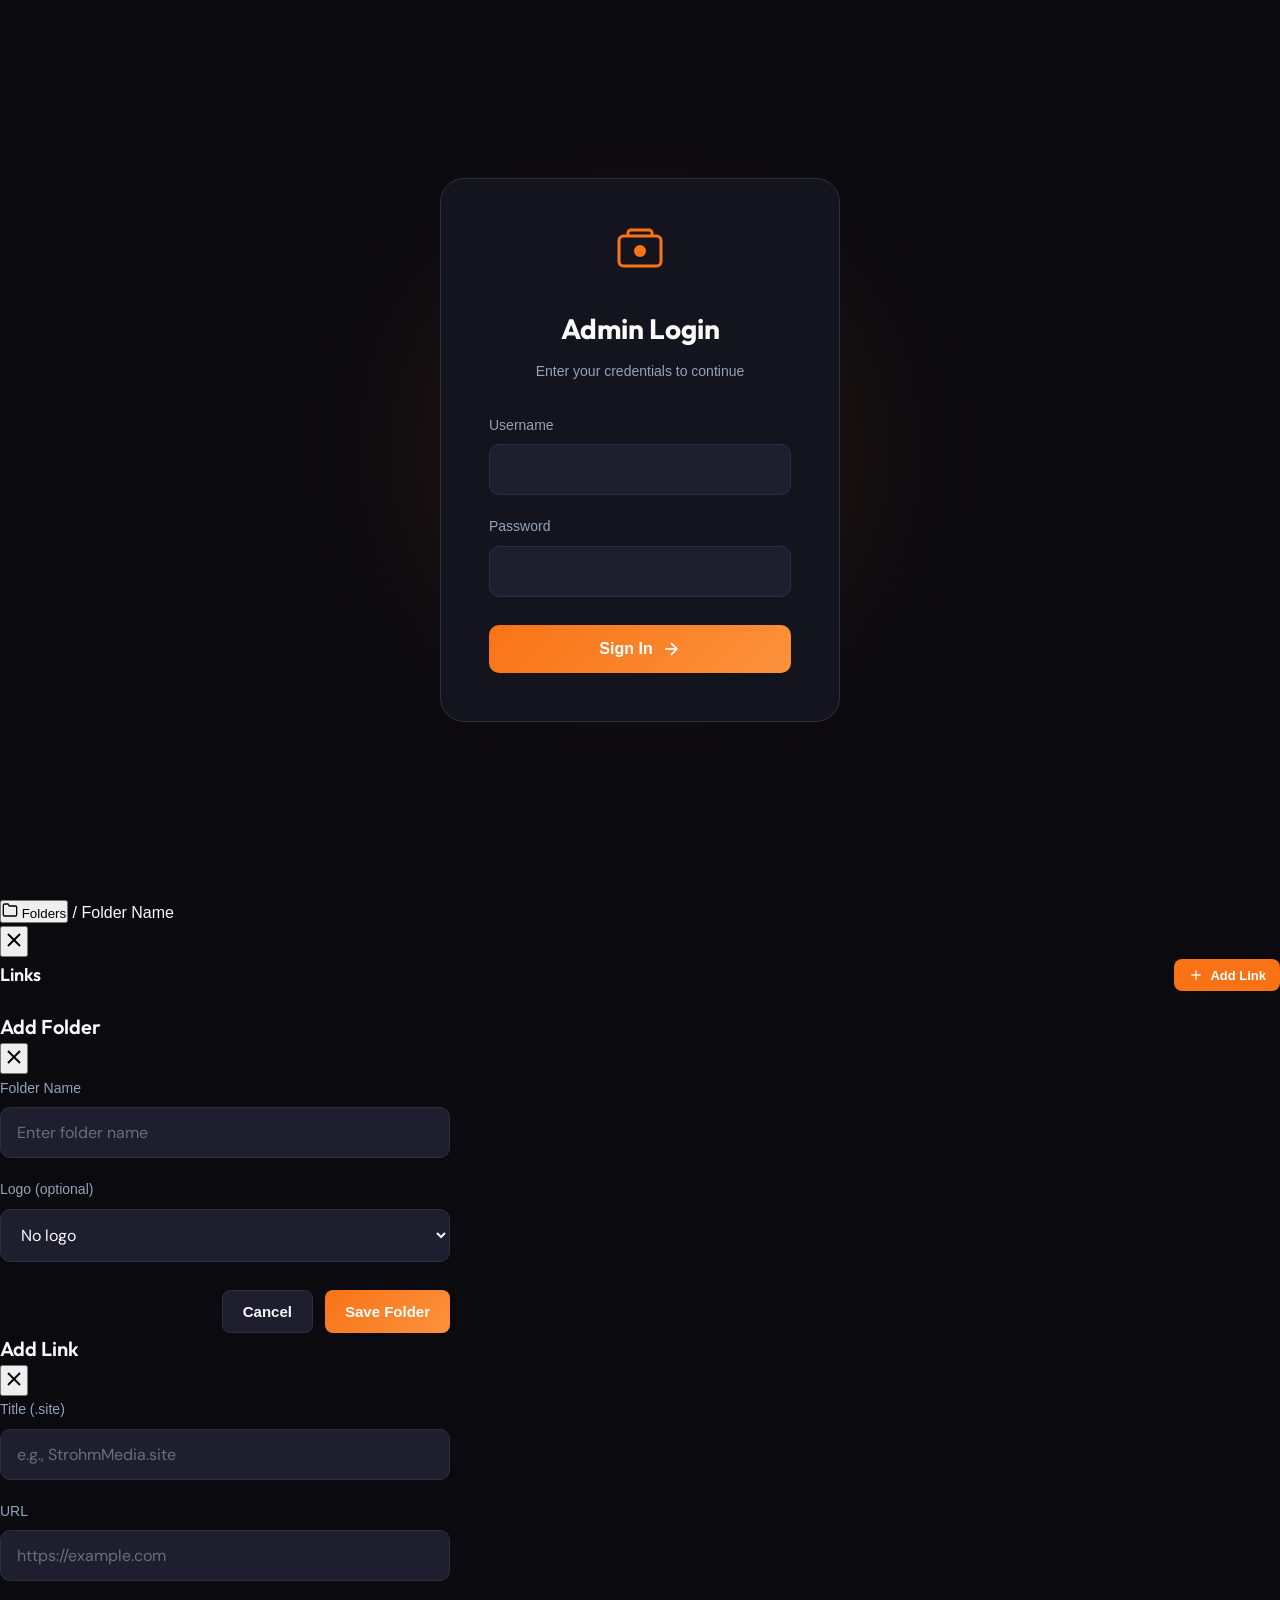
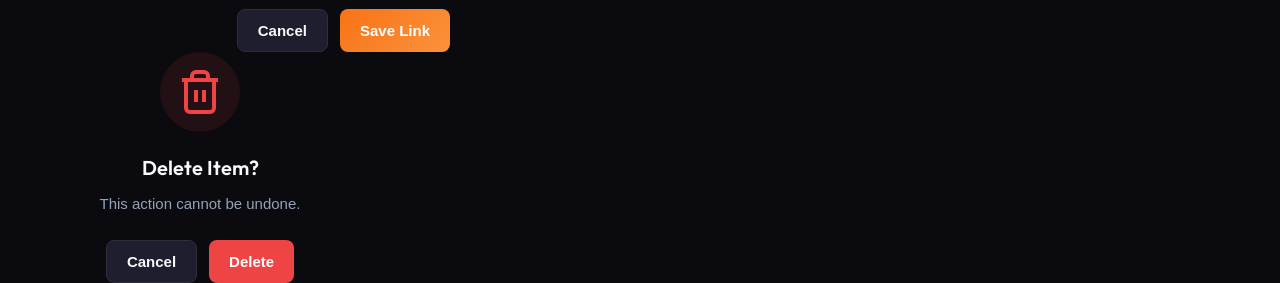
<file: admin.html>
<!DOCTYPE html>
<html lang="en">
<head>
  <meta charset="UTF-8">
  <meta name="viewport" content="width=device-width, initial-scale=1.0">
  <title>ADMIN - THEURL.SITE</title>
  <link rel="preconnect" href="https://fonts.googleapis.com">
  <link rel="preconnect" href="https://fonts.gstatic.com" crossorigin>
  <link href="https://fonts.googleapis.com/css2?family=DM+Sans:wght@400;500;600;700&family=JetBrains+Mono:wght@400;500&family=Outfit:wght@400;500;600;700;800&display=swap" rel="stylesheet">
  <link rel="stylesheet" href="css/styles.css">
  <link rel="stylesheet" href="css/admin.css">
</head>
<body>
  <div class="admin-app" id="adminApp">
    <div class="login-screen" id="loginScreen">
      <div class="login-card">
        <div class="login-logo">
          <svg width="48" height="48" viewBox="0 0 32 32" fill="none">
            <rect x="2" y="6" width="28" height="20" rx="3" stroke="url(#adminLogoGrad)" stroke-width="2"/>
            <path d="M8 6V4C8 2.89543 8.89543 2 10 2H22C23.1046 2 24 2.89543 24 4V6" stroke="url(#adminLogoGrad)" stroke-width="2"/>
            <circle cx="16" cy="16" r="4" fill="url(#adminLogoGrad)"/>
            <defs>
              <linearGradient id="adminLogoGrad" x1="2" y1="2" x2="30" y2="30">
                <stop stop-color="#f97316"/>
                <stop offset="1" stop-color="#22d3ee"/>
              </linearGradient>
            </defs>
          </svg>
        </div>
        <h1 class="login-title">Admin Login</h1>
        <p class="login-subtitle">Enter your credentials to continue</p>
        <form class="login-form" id="loginForm">
          <div class="form-group">
            <label for="username">Username</label>
            <input type="text" id="username" name="username" required autocomplete="username">
          </div>
          <div class="form-group">
            <label for="password">Password</label>
            <input type="password" id="password" name="password" required autocomplete="current-password">
          </div>
          <div class="login-error" id="loginError" style="display: none;">
            Invalid username or password
          </div>
          <button type="submit" class="login-btn">
            <span>Sign In</span>
            <svg width="20" height="20" viewBox="0 0 24 24" fill="none" stroke="currentColor" stroke-width="2">
              <line x1="5" y1="12" x2="19" y2="12"/>
              <polyline points="12,5 19,12 12,19"/>
            </svg>
          </button>
        </form>
      </div>
    </div>

    <div class="dashboard" id="dashboard" style="display: none;">
      <aside class="sidebar">
        <div class="sidebar-header">
          <svg width="32" height="32" viewBox="0 0 32 32" fill="none">
            <rect x="2" y="6" width="28" height="20" rx="3" stroke="url(#sidebarLogoGrad)" stroke-width="2"/>
            <path d="M8 6V4C8 2.89543 8.89543 2 10 2H22C23.1046 2 24 2.89543 24 4V6" stroke="url(#sidebarLogoGrad)" stroke-width="2"/>
            <circle cx="16" cy="16" r="4" fill="url(#sidebarLogoGrad)"/>
            <defs>
              <linearGradient id="sidebarLogoGrad" x1="2" y1="2" x2="30" y2="30">
                <stop stop-color="#f97316"/>
                <stop offset="1" stop-color="#22d3ee"/>
              </linearGradient>
            </defs>
          </svg>
          <span>THEURL.SITE</span>
        </div>
        <nav class="sidebar-nav">
          <a href="index.html" class="nav-item">
            <svg width="20" height="20" viewBox="0 0 24 24" fill="none" stroke="currentColor" stroke-width="2">
              <path d="M3 9l9-7 9 7v11a2 2 0 0 1-2 2H5a2 2 0 0 1-2-2z"/>
            </svg>
            View Site
          </a>
          <div class="nav-divider"></div>
          <button class="nav-item active" id="navFolders">
            <svg width="20" height="20" viewBox="0 0 24 24" fill="none" stroke="currentColor" stroke-width="2">
              <path d="M22 19a2 2 0 0 1-2 2H4a2 2 0 0 1-2-2V5a2 2 0 0 1 2-2h5l2 3h9a2 2 0 0 1 2 2z"/>
            </svg>
            Folders
          </button>
        </nav>
        <div class="sidebar-footer">
          <button class="logout-btn" id="logoutBtn">
            <svg width="20" height="20" viewBox="0 0 24 24" fill="none" stroke="currentColor" stroke-width="2">
              <path d="M9 21H5a2 2 0 0 1-2-2V5a2 2 0 0 1 2-2h4"/>
              <polyline points="16,17 21,12 16,7"/>
              <line x1="21" y1="12" x2="9" y2="12"/>
            </svg>
            Logout
          </button>
        </div>
      </aside>

      <main class="main-panel">
        <header class="panel-header">
          <h1>Manage Folders</h1>
          <button class="add-folder-btn" id="addFolderBtn">
            <svg width="20" height="20" viewBox="0 0 24 24" fill="none" stroke="currentColor" stroke-width="2">
              <line x1="12" y1="5" x2="12" y2="19"/>
              <line x1="5" y1="12" x2="19" y2="12"/>
            </svg>
            Add Folder
          </button>
        </header>

        <div class="folders-list" id="foldersList">
        </div>
      </main>
    </div>

    <div class="modal-overlay" id="folderModal">
      <div class="modal">
        <div class="modal-header">
          <div class="breadcrumb">
            <button class="breadcrumb-item" id="breadcrumbRoot">
              <svg width="16" height="16" viewBox="0 0 24 24" fill="none" stroke="currentColor" stroke-width="2">
                <path d="M22 19a2 2 0 0 1-2 2H4a2 2 0 0 1-2-2V5a2 2 0 0 1 2-2h5l2 3h9a2 2 0 0 1 2 2z"/>
              </svg>
              Folders
            </button>
            <span class="breadcrumb-separator">/</span>
            <span class="breadcrumb-item current" id="breadcrumbFolder">Folder Name</span>
          </div>
          <button class="modal-close" id="closeFolderModal">
            <svg width="24" height="24" viewBox="0 0 24 24" fill="none" stroke="currentColor" stroke-width="2">
              <line x1="18" y1="6" x2="6" y2="18"/>
              <line x1="6" y1="6" x2="18" y2="18"/>
            </svg>
          </button>
        </div>
        <div class="modal-content">
          <div class="links-header">
            <h3>Links</h3>
            <button class="add-link-btn" id="addLinkBtn">
              <svg width="16" height="16" viewBox="0 0 24 24" fill="none" stroke="currentColor" stroke-width="2">
                <line x1="12" y1="5" x2="12" y2="19"/>
                <line x1="5" y1="12" x2="19" y2="12"/>
              </svg>
              Add Link
            </button>
          </div>
          <div class="links-list" id="linksList">
          </div>
          <div class="empty-links" id="emptyLinks" style="display: none;">
            <p>No links in this folder yet</p>
          </div>
        </div>
      </div>
    </div>

    <div class="modal-overlay" id="folderFormModal">
      <div class="modal form-modal">
        <div class="modal-header">
          <h2 id="folderFormTitle">Add Folder</h2>
          <button class="modal-close" id="closeFolderFormModal">
            <svg width="24" height="24" viewBox="0 0 24 24" fill="none" stroke="currentColor" stroke-width="2">
              <line x1="18" y1="6" x2="6" y2="18"/>
              <line x1="6" y1="6" x2="18" y2="18"/>
            </svg>
          </button>
        </div>
        <div class="modal-content">
          <form class="folder-form" id="folderForm">
            <div class="form-group">
              <label for="folderName">Folder Name</label>
              <input type="text" id="folderName" name="folderName" required placeholder="Enter folder name">
            </div>
            <div class="form-group">
              <label for="folderLogo">Logo (optional)</label>
              <select id="folderLogo" name="folderLogo">
                <option value="">No logo</option>
                <option value="strohmmedia.jpg">Strohm Media</option>
                <option value="AutomatewithJosh.com.png">Automate with Josh</option>
                <option value="joshstrohm.png">Josh Strohm</option>
              </select>
            </div>
            <div class="form-actions">
              <button type="button" class="btn-secondary" id="cancelFolderForm">Cancel</button>
              <button type="submit" class="btn-primary" id="saveFolderBtn">Save Folder</button>
            </div>
          </form>
        </div>
      </div>
    </div>

    <div class="modal-overlay" id="linkFormModal">
      <div class="modal form-modal">
        <div class="modal-header">
          <h2 id="linkFormTitle">Add Link</h2>
          <button class="modal-close" id="closeLinkFormModal">
            <svg width="24" height="24" viewBox="0 0 24 24" fill="none" stroke="currentColor" stroke-width="2">
              <line x1="18" y1="6" x2="6" y2="18"/>
              <line x1="6" y1="6" x2="18" y2="18"/>
            </svg>
          </button>
        </div>
        <div class="modal-content">
          <form class="link-form" id="linkForm">
            <div class="form-group">
              <label for="linkTitle">Title (.site)</label>
              <input type="text" id="linkTitle" name="linkTitle" required placeholder="e.g., StrohmMedia.site">
            </div>
            <div class="form-group">
              <label for="linkUrl">URL</label>
              <input type="url" id="linkUrl" name="linkUrl" required placeholder="https://example.com">
            </div>
            <div class="form-actions">
              <button type="button" class="btn-secondary" id="cancelLinkForm">Cancel</button>
              <button type="submit" class="btn-primary" id="saveLinkBtn">Save Link</button>
            </div>
          </form>
        </div>
      </div>
    </div>

    <div class="modal-overlay" id="deleteModal">
      <div class="modal delete-modal">
        <div class="delete-icon">
          <svg width="48" height="48" viewBox="0 0 24 24" fill="none" stroke="currentColor" stroke-width="2">
            <polyline points="3,6 5,6 21,6"/>
            <path d="M19 6v14a2 2 0 0 1-2 2H7a2 2 0 0 1-2-2V6m3 0V4a2 2 0 0 1 2-2h4a2 2 0 0 1 2 2v2"/>
            <line x1="10" y1="11" x2="10" y2="17"/>
            <line x1="14" y1="11" x2="14" y2="17"/>
          </svg>
        </div>
        <h2 id="deleteTitle">Delete Item?</h2>
        <p id="deleteMessage">This action cannot be undone.</p>
        <div class="delete-actions">
          <button class="btn-secondary" id="cancelDelete">Cancel</button>
          <button class="btn-danger" id="confirmDelete">Delete</button>
        </div>
      </div>
    </div>
  </div>

  <script src="js/admin.js"></script>
</body>
</html>
</file>
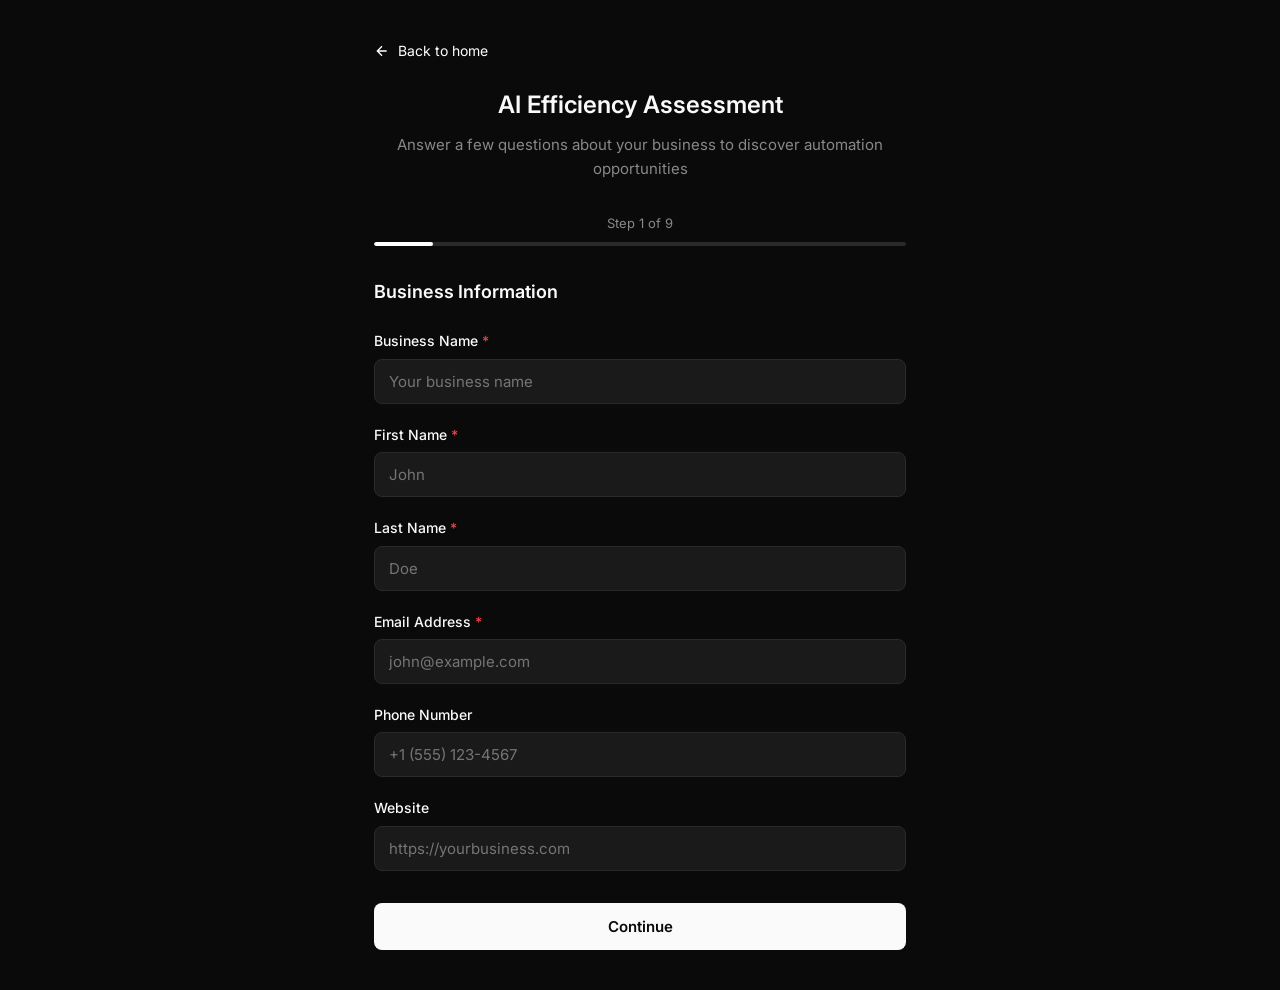
<file: ai-assessment.html>
<!DOCTYPE html>
<html lang="en">
<head>
  <meta charset="UTF-8">
  <meta name="viewport" content="width=device-width, initial-scale=1.0">
  <title>AI Efficiency Assessment | Josh Strohm</title>
  <meta name="description" content="Evaluate your current capabilities and discover opportunities for AI-driven improvements in your workflows.">
  <link rel="preconnect" href="https://fonts.googleapis.com">
  <link rel="preconnect" href="https://fonts.gstatic.com" crossorigin>
  <link href="https://fonts.googleapis.com/css2?family=Inter:wght@400;500;600;700&display=swap" rel="stylesheet">
  <link rel="stylesheet" href="css/styles.css">
  <link rel="icon" href="joshstrohm.jpg" type="image/jpeg">
  <meta property="og:image" content="https://theurl.site/joshstrohm.jpg">
  <meta name="twitter:image" content="https://theurl.site/joshstrohm.jpg">
  <style>
    .assessment-wrapper {
      max-width: 580px;
      margin: 0 auto;
      padding: 40px 24px;
    }
    .assessment-back {
      display: inline-flex;
      align-items: center;
      gap: 8px;
      color: #ffffff;
      text-decoration: none;
      font-size: 0.875rem;
      margin-bottom: 24px;
      transition: color 0.2s ease;
    }
    .assessment-back:hover {
      color: #ffffff;
    }
    .assessment-header {
      text-align: center;
      margin-bottom: 32px;
    }
    .assessment-header h1 {
      font-size: 1.5rem;
      font-weight: 600;
      margin-bottom: 8px;
    }
    .assessment-header p {
      color: var(--text-secondary);
      font-size: 0.9375rem;
    }
    .progress-container {
      margin-bottom: 32px;
    }
    .progress-text {
      font-size: 0.8125rem;
      color: var(--text-secondary);
      margin-bottom: 8px;
      text-align: center;
    }
    .progress-bar {
      width: 100%;
      height: 4px;
      background: var(--border);
      border-radius: 4px;
      overflow: hidden;
    }
    .progress-fill {
      height: 100%;
      background: #ffffff;
      border-radius: 4px;
      transition: width 0.3s ease;
    }
    .step {
      display: none;
    }
    .step.active {
      display: block;
    }
    .step-title {
      font-size: 1.125rem;
      font-weight: 600;
      margin-bottom: 24px;
      color: var(--text);
    }
    .form-group {
      display: flex;
      flex-direction: column;
      gap: 6px;
      margin-bottom: 20px;
    }
    .form-group label {
      font-size: 0.875rem;
      font-weight: 500;
      color: var(--text);
    }
    .form-group input,
    .form-group textarea,
    .form-group select {
      padding: 12px 14px;
      background: var(--bg-card);
      border: 1px solid var(--border);
      border-radius: 8px;
      color: var(--text);
      font-family: var(--font);
      font-size: 0.9375rem;
      transition: border-color 0.2s ease;
    }
    .form-group input:focus,
    .form-group textarea:focus,
    .form-group select:focus {
      outline: none;
      border-color: var(--border-light);
    }
    .form-group textarea {
      min-height: 100px;
      resize: vertical;
    }
    .form-group select {
      cursor: pointer;
      appearance: none;
      background-image: url("data:image/svg+xml,%3Csvg xmlns='http://www.w3.org/2000/svg' width='12' height='12' viewBox='0 0 24 24' fill='none' stroke='%23888888' stroke-width='2'%3E%3Cpath d='M6 9l6 6 6-6'/%3E%3C/svg%3E");
      background-repeat: no-repeat;
      background-position: right 14px center;
      padding-right: 36px;
    }
    .form-group select option {
      background: var(--bg-card);
      color: var(--text);
    }
    .radio-group,
    .checkbox-group {
      display: flex;
      flex-direction: column;
      gap: 10px;
    }
    .radio-label,
    .checkbox-label {
      display: flex;
      align-items: center;
      gap: 10px;
      cursor: pointer;
      font-size: 0.875rem;
      color: var(--text);
    }
    .radio-label input[type="radio"],
    .checkbox-label input[type="checkbox"] {
      width: 18px;
      height: 18px;
      accent-color: var(--text);
      cursor: pointer;
      flex-shrink: 0;
    }
    .conditional-field {
      display: none;
      margin-top: 8px;
    }
    .conditional-field.visible {
      display: flex;
    }
    .nav-buttons {
      display: flex;
      gap: 12px;
      margin-top: 32px;
    }
    .btn-back {
      padding: 14px 24px;
      background: transparent;
      color: var(--text);
      border: 1px solid var(--border);
      border-radius: 8px;
      font-family: var(--font);
      font-size: 0.9375rem;
      font-weight: 500;
      cursor: pointer;
      transition: border-color 0.2s ease;
    }
    .btn-back:hover {
      border-color: var(--border-light);
    }
    .btn-next,
    .btn-submit {
      flex: 1;
      padding: 14px 24px;
      background: var(--text);
      color: var(--bg);
      border: none;
      border-radius: 8px;
      font-family: var(--font);
      font-size: 0.9375rem;
      font-weight: 600;
      cursor: pointer;
      transition: opacity 0.2s ease;
    }
    .btn-next:hover,
    .btn-submit:hover {
      opacity: 0.9;
    }
    .btn-next:disabled,
    .btn-submit:disabled {
      opacity: 0.5;
      cursor: not-allowed;
    }
    .error-message {
      color: #ef4444;
      font-size: 0.8125rem;
      margin-top: 4px;
      display: none;
    }
    .form-group.has-error input,
    .form-group.has-error textarea,
    .form-group.has-error select {
      border-color: #ef4444;
    }
    .form-group.has-error .error-message {
      display: block;
    }
    .success-state {
      display: none;
      text-align: center;
      padding: 60px 24px;
    }
    .success-state.active {
      display: block;
    }
    .success-icon {
      width: 64px;
      height: 64px;
      margin: 0 auto 24px;
      background: #1a2e1a;
      border-radius: 50%;
      display: flex;
      align-items: center;
      justify-content: center;
    }
    .success-icon svg {
      width: 32px;
      height: 32px;
      stroke: #4ade80;
    }
    .success-state h2 {
      font-size: 1.5rem;
      font-weight: 600;
      margin-bottom: 12px;
    }
    .success-state p {
      color: var(--text-secondary);
      font-size: 0.9375rem;
      max-width: 400px;
      margin: 0 auto;
      line-height: 1.6;
    }
    .range-container {
      display: flex;
      align-items: center;
      gap: 16px;
    }
    .range-container input[type="range"] {
      flex: 1;
      height: 4px;
      -webkit-appearance: none;
      appearance: none;
      background: var(--border);
      border-radius: 4px;
      outline: none;
      border: none;
      padding: 0;
    }
    .range-container input[type="range"]::-webkit-slider-thumb {
      -webkit-appearance: none;
      width: 20px;
      height: 20px;
      background: #ffffff;
      border-radius: 50%;
      cursor: pointer;
    }
    .range-value {
      font-size: 1.125rem;
      font-weight: 600;
      color: var(--text);
      min-width: 32px;
      text-align: center;
    }
  </style>
</head>
<body>
  <main class="assessment-wrapper">
    <a href="index.html" class="assessment-back">
      <svg width="16" height="16" viewBox="0 0 24 24" fill="none" stroke="currentColor" stroke-width="2">
        <path d="M19 12H5M12 19l-7-7 7-7"/>
      </svg>
      Back to home
    </a>

    <div class="assessment-header">
      <h1>AI Efficiency Assessment</h1>
      <p>Answer a few questions about your business to discover automation opportunities</p>
    </div>

    <div class="progress-container">
      <div class="progress-text">Step <span id="currentStep">1</span> of <span id="totalSteps">9</span></div>
      <div class="progress-bar">
        <div class="progress-fill" id="progressFill"></div>
      </div>
    </div>

    <form id="assessmentForm">

      <!-- PAGE 1: Business Info -->
      <div class="step active" data-step="1">
        <div class="step-title">Business Information</div>

        <div class="form-group">
          <label for="business_name">Business Name <span style="color: #ef4444;">*</span></label>
          <input type="text" id="business_name" name="business_name" required placeholder="Your business name">
          <span class="error-message">Please enter your business name</span>
        </div>

        <div class="form-group">
          <label for="first_name">First Name <span style="color: #ef4444;">*</span></label>
          <input type="text" id="first_name" name="first_name" required placeholder="John">
          <span class="error-message">Please enter your first name</span>
        </div>

        <div class="form-group">
          <label for="last_name">Last Name <span style="color: #ef4444;">*</span></label>
          <input type="text" id="last_name" name="last_name" required placeholder="Doe">
          <span class="error-message">Please enter your last name</span>
        </div>

        <div class="form-group">
          <label for="email">Email Address <span style="color: #ef4444;">*</span></label>
          <input type="email" id="email" name="email" required placeholder="john@example.com">
          <span class="error-message">Please enter a valid email address</span>
        </div>

        <div class="form-group">
          <label for="phone">Phone Number</label>
          <input type="tel" id="phone" name="phone" placeholder="+1 (555) 123-4567">
        </div>

        <div class="form-group">
          <label for="website">Website</label>
          <input type="url" id="website" name="website" placeholder="https://yourbusiness.com">
        </div>

        <div class="nav-buttons">
          <button type="button" class="btn-next" onclick="nextStep()">Continue</button>
        </div>
      </div>

      <!-- PAGE 2: Business Overview -->
      <div class="step" data-step="2">
        <div class="step-title">Business Overview</div>

        <div class="form-group">
          <label for="industry_years">What industry is your business in, and how many years have you been in operation? <span style="color: #ef4444;">*</span></label>
          <textarea id="industry_years" name="industry_years" required placeholder="e.g., Residential plumbing, 12 years in business"></textarea>
          <span class="error-message">Please answer this question</span>
        </div>

        <div class="form-group">
          <label for="team_members">How many team members do you have (including yourself)? <span style="color: #ef4444;">*</span></label>
          <input type="number" id="team_members" name="team_members" required min="1" placeholder="e.g., 5">
          <span class="error-message">Please enter a number</span>
        </div>

        <div class="form-group">
          <label for="products_services">Briefly describe your main products/services and your primary customer type <span style="color: #ef4444;">*</span></label>
          <textarea id="products_services" name="products_services" required placeholder="Describe what you offer and who you serve..."></textarea>
          <span class="error-message">Please answer this question</span>
        </div>

        <div class="nav-buttons">
          <button type="button" class="btn-back" onclick="prevStep()">Back</button>
          <button type="button" class="btn-next" onclick="nextStep()">Continue</button>
        </div>
      </div>

      <!-- PAGE 3: Lead Generation -->
      <div class="step" data-step="3">
        <div class="step-title">Lead Generation & Marketing</div>

        <div class="form-group">
          <label>How do most new customers find you? <span style="color: #ef4444;">*</span></label>
          <div class="radio-group">
            <label class="radio-label"><input type="radio" name="customer_acquisition" value="Website/Google Search" required> Website / Google Search</label>
            <label class="radio-label"><input type="radio" name="customer_acquisition" value="Referrals/Word of Mouth"> Referrals / Word of Mouth</label>
            <label class="radio-label"><input type="radio" name="customer_acquisition" value="Social Media"> Social Media</label>
            <label class="radio-label"><input type="radio" name="customer_acquisition" value="Paid Ads"> Paid Ads</label>
            <label class="radio-label"><input type="radio" name="customer_acquisition" value="Online Directories (Yelp, etc.)"> Online Directories (Yelp, etc.)</label>
            <label class="radio-label"><input type="radio" name="customer_acquisition" value="other"> Other</label>
          </div>
          <div class="conditional-field" data-condition="customer_acquisition" data-value="other">
            <input type="text" name="customer_acquisition_other" placeholder="Please specify...">
          </div>
          <span class="error-message">Please select an option</span>
        </div>

        <div class="form-group">
          <label>How is your website currently generating leads? <span style="color: #ef4444;">*</span></label>
          <div class="radio-group">
            <label class="radio-label"><input type="radio" name="website_lead_method" value="Contact Form" required> Contact Form</label>
            <label class="radio-label"><input type="radio" name="website_lead_method" value="Phone Calls"> Phone Calls</label>
            <label class="radio-label"><input type="radio" name="website_lead_method" value="Online Booking/Scheduling"> Online Booking / Scheduling</label>
            <label class="radio-label"><input type="radio" name="website_lead_method" value="It does not generate leads currently"> It does not generate leads currently</label>
          </div>
          <span class="error-message">Please select an option</span>
        </div>

        <div class="form-group">
          <label for="weekly_leads">How many new lead inquiries per week would you estimate you receive on average? <span style="color: #ef4444;">*</span></label>
          <input type="number" id="weekly_leads" name="weekly_leads" required min="0" placeholder="e.g., 15">
          <span class="error-message">Please enter a number</span>
        </div>

        <div class="form-group">
          <label for="lead_followup">Who follows up with new leads, and how quickly does that typically happen? <span style="color: #ef4444;">*</span></label>
          <textarea id="lead_followup" name="lead_followup" required placeholder="e.g., Our office manager follows up within 24 hours..."></textarea>
          <span class="error-message">Please answer this question</span>
        </div>

        <div class="form-group">
          <label for="lead_followup_process">Do you have a process for following up with leads who did not convert on the first contact? If so, describe it.</label>
          <textarea id="lead_followup_process" name="lead_followup_process" placeholder="Describe your follow-up process, or leave blank if you don't have one..."></textarea>
        </div>

        <div class="form-group">
          <label>How do you handle online reviews and social media currently? <span style="color: #ef4444;">*</span></label>
          <div class="radio-group">
            <label class="radio-label"><input type="radio" name="reviews_social_media" value="Managed manually by someone on our team" required> Managed manually by someone on our team</label>
            <label class="radio-label"><input type="radio" name="reviews_social_media" value="Outsourced to an agency"> Outsourced to an agency</label>
            <label class="radio-label"><input type="radio" name="reviews_social_media" value="Scheduled in advance with tools"> Scheduled in advance with tools</label>
            <label class="radio-label"><input type="radio" name="reviews_social_media" value="Not actively managed"> Not actively managed</label>
          </div>
          <span class="error-message">Please select an option</span>
        </div>

        <div class="form-group">
          <label>Are you running any paid ads? <span style="color: #ef4444;">*</span></label>
          <div class="checkbox-group">
            <label class="checkbox-label"><input type="checkbox" name="paid_ads" value="Facebook"> Facebook</label>
            <label class="checkbox-label"><input type="checkbox" name="paid_ads" value="Google"> Google</label>
            <label class="checkbox-label"><input type="checkbox" name="paid_ads" value="YouTube"> YouTube</label>
            <label class="checkbox-label"><input type="checkbox" name="paid_ads" value="TikTok"> TikTok</label>
            <label class="checkbox-label"><input type="checkbox" name="paid_ads" value="No Paid Ads" id="noPaidAds"> No Paid Ads</label>
            <label class="checkbox-label"><input type="checkbox" name="paid_ads" value="Other"> Other</label>
          </div>
          <span class="error-message">Please select at least one option</span>
        </div>

        <div class="conditional-field" id="paidAdsTracking" data-condition-checkbox="paid_ads" data-hide-value="No Paid Ads">
          <div class="form-group">
            <label for="paid_ads_tracking">If yes, how do you track which leads come from your ads?</label>
            <textarea id="paid_ads_tracking" name="paid_ads_tracking" placeholder="Describe how you track ad performance..."></textarea>
          </div>
        </div>

        <div class="nav-buttons">
          <button type="button" class="btn-back" onclick="prevStep()">Back</button>
          <button type="button" class="btn-next" onclick="nextStep()">Continue</button>
        </div>
      </div>

      <!-- PAGE 4: Customer Experience -->
      <div class="step" data-step="4">
        <div class="step-title">Customer Experience</div>

        <div class="form-group">
          <label for="common_question">What is the number one question customers ask you most often? <span style="color: #ef4444;">*</span></label>
          <textarea id="common_question" name="common_question" required placeholder="e.g., How much does it cost? Do you offer financing?"></textarea>
          <span class="error-message">Please answer this question</span>
        </div>

        <div class="form-group">
          <label>How do customers currently schedule appointments or calls with you? <span style="color: #ef4444;">*</span></label>
          <div class="radio-group">
            <label class="radio-label"><input type="radio" name="scheduling_method" value="Phone Calls" required> Phone Calls</label>
            <label class="radio-label"><input type="radio" name="scheduling_method" value="Email"> Email</label>
            <label class="radio-label"><input type="radio" name="scheduling_method" value="Online Booking Tool"> Online Booking Tool</label>
            <label class="radio-label"><input type="radio" name="scheduling_method" value="A Mix of Above"> A Mix of Above</label>
          </div>
          <span class="error-message">Please select an option</span>
        </div>

        <div class="form-group">
          <label for="appointment_reminders">Do you send appointment reminders automatically, or does someone handle that manually? <span style="color: #ef4444;">*</span></label>
          <textarea id="appointment_reminders" name="appointment_reminders" required placeholder="Describe how reminders are handled..."></textarea>
          <span class="error-message">Please answer this question</span>
        </div>

        <div class="form-group">
          <label for="after_hours">How do you handle after-hours customer inquiries? Do customers reach you when you are closed? <span style="color: #ef4444;">*</span></label>
          <textarea id="after_hours" name="after_hours" required placeholder="Describe what happens when customers reach out after hours..."></textarea>
          <span class="error-message">Please answer this question</span>
        </div>

        <div class="form-group">
          <label>Do you currently use any type of chat on your website? <span style="color: #ef4444;">*</span></label>
          <div class="radio-group">
            <label class="radio-label"><input type="radio" name="website_chat" value="Yes - It answers questions automatically" required> Yes - It answers questions automatically</label>
            <label class="radio-label"><input type="radio" name="website_chat" value="Yes - It collects contact information"> Yes - It collects contact information</label>
            <label class="radio-label"><input type="radio" name="website_chat" value="No"> No</label>
          </div>
          <span class="error-message">Please select an option</span>
        </div>

        <div class="form-group">
          <label for="complaint_handling">Walk me through how you handle customer complaints or special requests from the moment they reach out to when the issue is resolved. <span style="color: #ef4444;">*</span></label>
          <textarea id="complaint_handling" name="complaint_handling" required placeholder="Describe the full process..."></textarea>
          <span class="error-message">Please answer this question</span>
        </div>

        <div class="nav-buttons">
          <button type="button" class="btn-back" onclick="prevStep()">Back</button>
          <button type="button" class="btn-next" onclick="nextStep()">Continue</button>
        </div>
      </div>

      <!-- PAGE 5: Operations -->
      <div class="step" data-step="5">
        <div class="step-title">Business Operations</div>

        <div class="form-group">
          <label for="admin_tasks">What administrative tasks take up most of your time that are not directly related to serving customers? <span style="color: #ef4444;">*</span></label>
          <textarea id="admin_tasks" name="admin_tasks" required placeholder="e.g., Scheduling, invoicing, data entry, reporting..."></textarea>
          <span class="error-message">Please answer this question</span>
        </div>

        <div class="form-group">
          <label for="software_tools">What software tools are you currently using to run your business? <span style="color: #ef4444;">*</span></label>
          <textarea id="software_tools" name="software_tools" required placeholder="e.g., QuickBooks, Google Workspace, CRM, scheduling tools..."></textarea>
          <span class="error-message">Please answer this question</span>
        </div>

        <div class="form-group">
          <label for="underused_tools">Which of those tools do you feel you are not using to their full potential? <span style="color: #ef4444;">*</span></label>
          <textarea id="underused_tools" name="underused_tools" required placeholder="e.g., We only use QuickBooks for invoicing but not for reporting..."></textarea>
          <span class="error-message">Please answer this question</span>
        </div>

        <div class="form-group">
          <label for="invoicing_process">How do invoices and payments work? Do you send invoices manually, and how do you follow up on overdue payments? <span style="color: #ef4444;">*</span></label>
          <textarea id="invoicing_process" name="invoicing_process" required placeholder="Describe your invoicing and payment collection process..."></textarea>
          <span class="error-message">Please answer this question</span>
        </div>

        <div class="form-group">
          <label for="document_tracking">How do you track important documents, contracts, client files, and records? Where do they live, and how are they organized? <span style="color: #ef4444;">*</span></label>
          <textarea id="document_tracking" name="document_tracking" required placeholder="e.g., Google Drive with folders per client, filing cabinet for contracts..."></textarea>
          <span class="error-message">Please answer this question</span>
        </div>

        <div class="form-group">
          <label for="tedious_reports">Are there any reports or numbers you pull together regularly that feel tedious?</label>
          <textarea id="tedious_reports" name="tedious_reports" placeholder="Describe any reporting tasks that feel tedious..."></textarea>
        </div>

        <div class="nav-buttons">
          <button type="button" class="btn-back" onclick="prevStep()">Back</button>
          <button type="button" class="btn-next" onclick="nextStep()">Continue</button>
        </div>
      </div>

      <!-- PAGE 6: Automation & Team -->
      <div class="step" data-step="6">
        <div class="step-title">Automation & Team</div>

        <div class="form-group">
          <label for="repetitive_tasks">Do you or your team spend time on repetitive tasks that feel like they should be automated? Give examples. <span style="color: #ef4444;">*</span></label>
          <textarea id="repetitive_tasks" name="repetitive_tasks" required placeholder="e.g., Copying data between systems, sending the same emails, manual scheduling..."></textarea>
          <span class="error-message">Please answer this question</span>
        </div>

        <div class="form-group">
          <label for="automate_task">If you could remove or automate one task from your plate permanently, what would it be and why? <span style="color: #ef4444;">*</span></label>
          <textarea id="automate_task" name="automate_task" required placeholder="Describe the task and why it would make the biggest impact..."></textarea>
          <span class="error-message">Please answer this question</span>
        </div>

        <div class="form-group">
          <label for="employee_onboarding">How do you onboard new employees? Is there a training process, and does it take a lot of your time? <span style="color: #ef4444;">*</span></label>
          <textarea id="employee_onboarding" name="employee_onboarding" required placeholder="Describe your onboarding and training process..."></textarea>
          <span class="error-message">Please answer this question</span>
        </div>

        <div class="form-group">
          <label>How do you currently communicate with your team? <span style="color: #ef4444;">*</span></label>
          <div class="radio-group">
            <label class="radio-label"><input type="radio" name="team_communication" value="Slack/Microsoft Teams" required> Slack / Microsoft Teams</label>
            <label class="radio-label"><input type="radio" name="team_communication" value="Email Messages"> Email Messages</label>
            <label class="radio-label"><input type="radio" name="team_communication" value="Text Messages"> Text Messages</label>
            <label class="radio-label"><input type="radio" name="team_communication" value="Regular Meetings/Physical Boards"> Regular Meetings / Physical Boards</label>
            <label class="radio-label"><input type="radio" name="team_communication" value="other"> Other</label>
          </div>
          <div class="conditional-field" data-condition="team_communication" data-value="other">
            <input type="text" name="team_communication_other" placeholder="Please specify...">
          </div>
          <span class="error-message">Please select an option</span>
        </div>

        <div class="nav-buttons">
          <button type="button" class="btn-back" onclick="prevStep()">Back</button>
          <button type="button" class="btn-next" onclick="nextStep()">Continue</button>
        </div>
      </div>

      <!-- PAGE 7: Metrics & Data -->
      <div class="step" data-step="7">
        <div class="step-title">Metrics & Data</div>

        <div class="form-group">
          <label>How do you track your most important business metrics? <span style="color: #ef4444;">*</span></label>
          <div class="radio-group">
            <label class="radio-label"><input type="radio" name="metrics_tracking" value="Dashboard/Automated Reporting" required> Dashboard / Automated Reporting</label>
            <label class="radio-label"><input type="radio" name="metrics_tracking" value="Spreadsheets"> Spreadsheets</label>
            <label class="radio-label"><input type="radio" name="metrics_tracking" value="Manual Review"> Manual Review</label>
            <label class="radio-label"><input type="radio" name="metrics_tracking" value="I do not currently track metrics"> I do not currently track metrics</label>
          </div>
          <span class="error-message">Please select an option</span>
        </div>

        <div class="form-group">
          <label for="customer_data_usage">When was the last time you looked at customer data to make a business decision? <span style="color: #ef4444;">*</span></label>
          <textarea id="customer_data_usage" name="customer_data_usage" required placeholder="e.g., Last month when we reviewed which services were most popular..."></textarea>
          <span class="error-message">Please answer this question</span>
        </div>

        <div class="form-group">
          <label for="lead_tracking_gaps">Do you lose track of leads or customers at any point in your process? Where does that usually happen? <span style="color: #ef4444;">*</span></label>
          <textarea id="lead_tracking_gaps" name="lead_tracking_gaps" required placeholder="Describe where leads or customers tend to fall through the cracks..."></textarea>
          <span class="error-message">Please answer this question</span>
        </div>

        <div class="form-group">
          <label for="feedback_tracking">How do you handle customer feedback or satisfaction tracking? <span style="color: #ef4444;">*</span></label>
          <textarea id="feedback_tracking" name="feedback_tracking" required placeholder="e.g., We send a follow-up email after each job, Google reviews..."></textarea>
          <span class="error-message">Please answer this question</span>
        </div>

        <div class="nav-buttons">
          <button type="button" class="btn-back" onclick="prevStep()">Back</button>
          <button type="button" class="btn-next" onclick="nextStep()">Continue</button>
        </div>
      </div>

      <!-- PAGE 8: Growth & AI Experience -->
      <div class="step" data-step="8">
        <div class="step-title">Growth & Technology</div>

        <div class="form-group">
          <label for="biggest_bottleneck">What is the biggest bottleneck stopping your business from growing right now? <span style="color: #ef4444;">*</span></label>
          <textarea id="biggest_bottleneck" name="biggest_bottleneck" required placeholder="Describe what's holding your business back..."></textarea>
          <span class="error-message">Please answer this question</span>
        </div>

        <div class="form-group">
          <label for="tripled_leads_impact">If your lead volume tripled tomorrow, what part of your business would break first, and why? <span style="color: #ef4444;">*</span></label>
          <textarea id="tripled_leads_impact" name="tripled_leads_impact" required placeholder="Describe which process or system would struggle most..."></textarea>
          <span class="error-message">Please answer this question</span>
        </div>

        <div class="form-group">
          <label>Have you tried any AI tools or automation before? <span style="color: #ef4444;">*</span></label>
          <div class="radio-group">
            <label class="radio-label"><input type="radio" name="ai_tools_experience" value="Yes" required> Yes</label>
            <label class="radio-label"><input type="radio" name="ai_tools_experience" value="No"> No</label>
          </div>
          <div class="conditional-field" data-condition="ai_tools_experience" data-value="Yes">
            <textarea name="ai_tools_description" placeholder="What worked and what didn't?"></textarea>
          </div>
          <span class="error-message">Please select an option</span>
        </div>

        <div class="form-group">
          <label>How comfortable are you with adopting new technology in your business? <span style="color: #ef4444;">*</span></label>
          <div class="range-container">
            <span style="font-size: 0.8125rem; color: var(--text-secondary);">1</span>
            <input type="range" name="tech_comfort" min="1" max="10" value="5" id="techComfort" oninput="document.getElementById('techComfortValue').textContent = this.value">
            <span style="font-size: 0.8125rem; color: var(--text-secondary);">10</span>
            <span class="range-value" id="techComfortValue">5</span>
          </div>
        </div>

        <div class="nav-buttons">
          <button type="button" class="btn-back" onclick="prevStep()">Back</button>
          <button type="button" class="btn-next" onclick="nextStep()">Continue</button>
        </div>
      </div>

      <!-- PAGE 9: Final Thoughts -->
      <div class="step" data-step="9">
        <div class="step-title">Final Thoughts</div>

        <div class="form-group">
          <label for="magic_wand_process">If you could wave a magic wand and fix one process in your business overnight, what would it be? <span style="color: #ef4444;">*</span></label>
          <textarea id="magic_wand_process" name="magic_wand_process" required placeholder="Describe the one process that would make the biggest difference..."></textarea>
          <span class="error-message">Please answer this question</span>
        </div>

        <div class="form-group">
          <label for="successful_outcome">What would a successful outcome from this AI assessment look like for you? <span style="color: #ef4444;">*</span></label>
          <textarea id="successful_outcome" name="successful_outcome" required placeholder="e.g., A clear roadmap for automating our top 3 bottlenecks..."></textarea>
          <span class="error-message">Please answer this question</span>
        </div>

        <div class="form-group">
          <label for="additional_info">Is there anything else about your business processes, challenges, or goals that did not get covered here that you would like to share?</label>
          <textarea id="additional_info" name="additional_info" placeholder="Share anything else you think is relevant..."></textarea>
        </div>

        <div class="nav-buttons">
          <button type="button" class="btn-back" onclick="prevStep()">Back</button>
          <button type="submit" class="btn-submit" id="submitBtn">Submit Assessment</button>
        </div>
      </div>

    </form>

    <!-- Success State -->
    <div class="success-state" id="successState">
      <div class="success-icon">
        <svg viewBox="0 0 24 24" fill="none" stroke="currentColor" stroke-width="2">
          <path d="M20 6L9 17l-5-5"/>
        </svg>
      </div>
      <h2>Assessment Submitted!</h2>
      <p>Thank you for completing the AI Efficiency Assessment. I'll review your responses and get back to you with personalized insights and recommendations.</p>
    </div>

  </main>

  <script>
    const totalSteps = 9;
    let currentStep = 1;

    function updateProgress() {
      document.getElementById('currentStep').textContent = currentStep;
      document.getElementById('totalSteps').textContent = totalSteps;
      const percentage = (currentStep / totalSteps) * 100;
      document.getElementById('progressFill').style.width = percentage + '%';
    }

    function showStep(step) {
      document.querySelectorAll('.step').forEach(el => el.classList.remove('active'));
      document.querySelector(`.step[data-step="${step}"]`).classList.add('active');
      currentStep = step;
      updateProgress();
      window.scrollTo(0, 0);
    }

    function validateStep(step) {
      const stepEl = document.querySelector(`.step[data-step="${step}"]`);
      const requiredInputs = stepEl.querySelectorAll('[required]');
      let isValid = true;

      stepEl.querySelectorAll('.form-group').forEach(g => g.classList.remove('has-error'));

      requiredInputs.forEach(input => {
        const group = input.closest('.form-group');

        if (input.type === 'radio') {
          const name = input.name;
          const checked = stepEl.querySelector(`input[name="${name}"]:checked`);
          if (!checked) {
            isValid = false;
            if (group) group.classList.add('has-error');
          } else {
            if (group) group.classList.remove('has-error');
          }
        } else if (input.type === 'checkbox') {
          const name = input.name;
          const checked = stepEl.querySelectorAll(`input[name="${name}"]:checked`);
          if (checked.length === 0) {
            isValid = false;
            if (group) group.classList.add('has-error');
          } else {
            if (group) group.classList.remove('has-error');
          }
        } else {
          if (!input.value.trim()) {
            isValid = false;
            if (group) group.classList.add('has-error');
          } else if (input.type === 'email' && !/^[^\s@]+@[^\s@]+\.[^\s@]+$/.test(input.value)) {
            isValid = false;
            if (group) group.classList.add('has-error');
          } else {
            if (group) group.classList.remove('has-error');
          }
        }
      });

      return isValid;
    }

    function nextStep() {
      if (validateStep(currentStep)) {
        if (currentStep < totalSteps) {
          showStep(currentStep + 1);
        }
      }
    }

    function prevStep() {
      if (currentStep > 1) {
        showStep(currentStep - 1);
      }
    }

    // Conditional fields for radio buttons
    document.querySelectorAll('input[type="radio"]').forEach(radio => {
      radio.addEventListener('change', function() {
        const name = this.name;
        const value = this.value;

        document.querySelectorAll(`.conditional-field[data-condition="${name}"]`).forEach(field => {
          if (field.dataset.value === value) {
            field.classList.add('visible');
          } else {
            field.classList.remove('visible');
          }
        });
      });
    });

    // Conditional field for paid ads checkbox
    const noPaidAdsCheckbox = document.getElementById('noPaidAds');
    const paidAdsTracking = document.getElementById('paidAdsTracking');

    document.querySelectorAll('input[name="paid_ads"]').forEach(checkbox => {
      checkbox.addEventListener('change', function() {
        const noPaidAdsChecked = noPaidAdsCheckbox.checked;
        const anyAdChecked = Array.from(document.querySelectorAll('input[name="paid_ads"]:checked'))
          .some(cb => cb.value !== 'No Paid Ads');

        if (noPaidAdsChecked || !anyAdChecked) {
          paidAdsTracking.classList.remove('visible');
        } else {
          paidAdsTracking.classList.add('visible');
        }
      });
    });

    // Form submission
    document.getElementById('assessmentForm').addEventListener('submit', async function(e) {
      e.preventDefault();

      if (!validateStep(currentStep)) return;

      const submitBtn = document.getElementById('submitBtn');
      submitBtn.textContent = 'Submitting...';
      submitBtn.disabled = true;

      const formData = new FormData(this);
      const data = {};

      // Handle regular fields
      for (const [key, value] of formData.entries()) {
        if (key === 'paid_ads') {
          if (!data.paid_ads) data.paid_ads = [];
          data.paid_ads.push(value);
        } else {
          data[key] = value;
        }
      }

      data.submitted_at = new Date().toISOString();

      try {
        console.log('Submitting data:', data);
        const response = await fetch('https://n8n.strohmpartners.com/webhook/b7a8aea4-1e35-4d4f-8880-85b27c439ce0', {
          method: 'POST',
          headers: {
            'Content-Type': 'application/json'
          },
          body: JSON.stringify(data)
        });

        console.log('Response status:', response.status);
        console.log('Response ok:', response.ok);

        if (response.ok) {
          document.getElementById('assessmentForm').style.display = 'none';
          document.querySelector('.progress-container').style.display = 'none';
          document.querySelector('.assessment-header').style.display = 'none';
          document.getElementById('successState').classList.add('active');
        } else {
          const errorText = await response.text();
          console.error('Server responded with error:', response.status, errorText);
          throw new Error(`Server error: ${response.status} - ${errorText}`);
        }
      } catch (error) {
        console.error('Submission error:', error);
        submitBtn.textContent = 'Submit Assessment';
        submitBtn.disabled = false;
        alert('Something went wrong. Please try again or email hi@joshstrohm.com directly.');
      }
    });

    // Initialize
    updateProgress();
  </script>
</body>
</html>
</file>
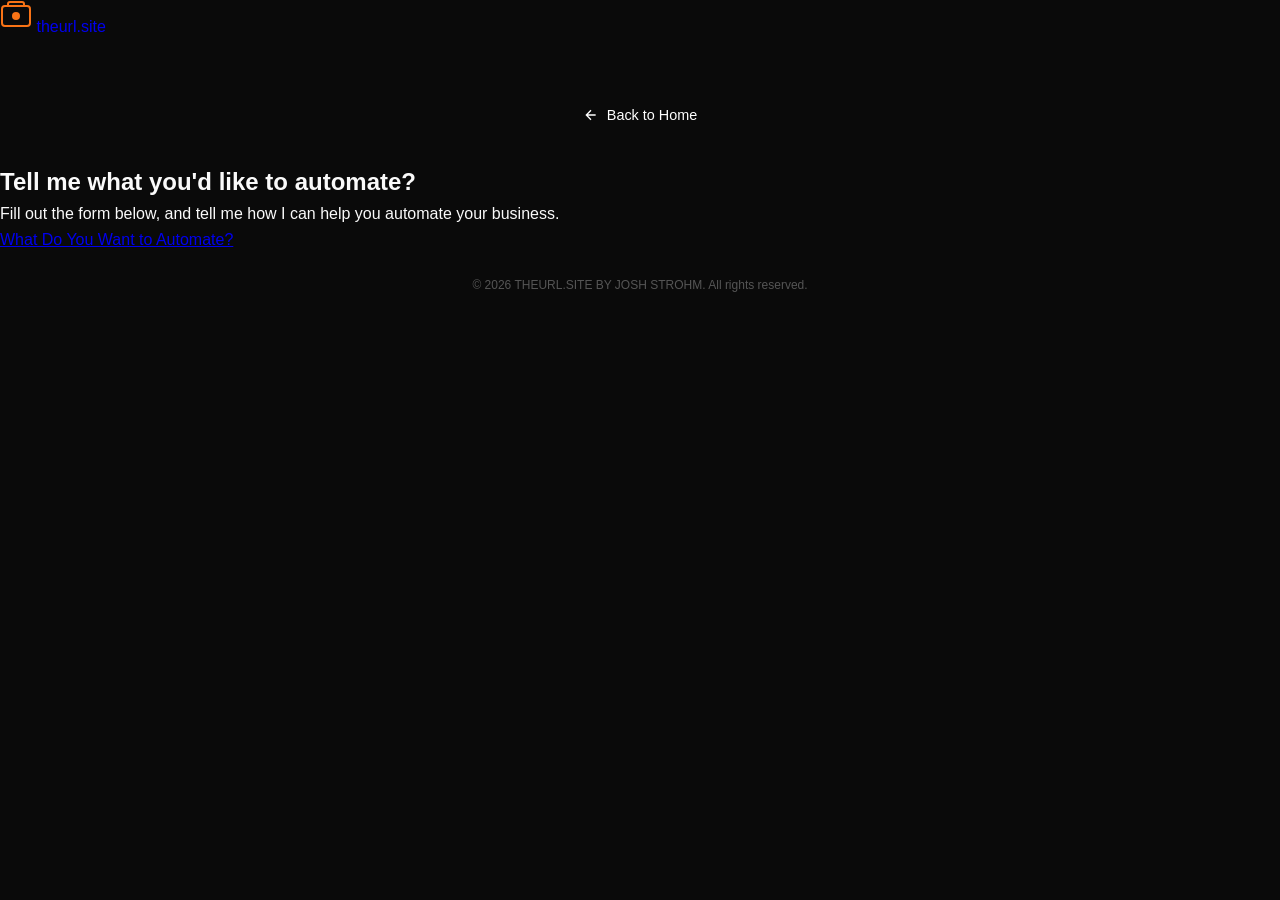
<file: automate.html>
<!DOCTYPE html>
<html lang="en">
<head>
  <meta charset="UTF-8">
  <meta name="viewport" content="width=device-width, initial-scale=1.0">
  <title>Automation Help - THEURL.SITE BY JOSH STROHM</title>
  <link rel="preconnect" href="https://fonts.googleapis.com">
  <link rel="preconnect" href="https://fonts.gstatic.com" crossorigin>
  <link href="https://fonts.googleapis.com/css2?family=DM+Sans:wght@400;500;600;700&family=JetBrains+Mono:wght@400;500&family=Outfit:wght@400;500;600;700;800&display=swap" rel="stylesheet">
  <link rel="stylesheet" href="css/styles.css">
</head>
<body>
  <div class="app">
    <div class="background-effects">
      <div class="gradient-orb orb-1"></div>
      <div class="gradient-orb orb-2"></div>
      <div class="gradient-orb orb-3"></div>
    </div>

    <header class="header">
      <a href="index.html" class="logo" style="text-decoration: none;">
        <svg width="32" height="32" viewBox="0 0 32 32" fill="none">
          <rect x="2" y="6" width="28" height="20" rx="3" stroke="url(#logoGrad)" stroke-width="2"/>
          <path d="M8 6V4C8 2.89543 8.89543 2 10 2H22C23.1046 2 24 2.89543 24 4V6" stroke="url(#logoGrad)" stroke-width="2"/>
          <circle cx="16" cy="16" r="4" fill="url(#logoGrad)"/>
          <defs>
            <linearGradient id="logoGrad" x1="2" y1="2" x2="30" y2="30">
              <stop stop-color="#f97316"/>
              <stop offset="1" stop-color="#22d3ee"/>
            </linearGradient>
          </defs>
        </svg>
        <span>theurl.site</span>
      </a>
    </header>

    <main class="main-content">
      <section class="booking-section" style="margin-top: 4rem;">
        <div style="text-align: center; margin-bottom: 2rem;">
          <a href="index.html" style="color: #ffffff; text-decoration: none; font-size: 0.9rem; display: inline-flex; align-items: center; gap: 0.5rem; transition: color 0.2s;" onmouseover="this.style.color='#ffffff'" onmouseout="this.style.color='#ffffff'">
            <svg width="16" height="16" viewBox="0 0 24 24" fill="none" stroke="currentColor" stroke-width="2"><path d="M19 12H5M12 19l-7-7 7-7"/></svg>
            Back to Home
          </a>
        </div>
        <h2 class="booking-title">Tell me what you'd like to automate?</h2>
        <p class="booking-subtitle">Fill out the form below, and tell me how I can help you automate your business.</p>
        <div class="booking-embed">
          <blockquote class="lacrm-embed" data-embed-height="650" data-embed-show-header="false"><a href="https://forms.lessannoyingcrm.com/view/4071003088299946656464241797958">What Do You Want to Automate?</a></blockquote><script async="true" src="https://embed.lessannoyingcrm.com/embed.js"></script>
        </div>
      </section>
    </main>

    <footer class="footer">
      <p>&copy; 2026 THEURL.SITE BY JOSH STROHM. All rights reserved.</p>
    </footer>
  </div>
</body>
</html>
</file>
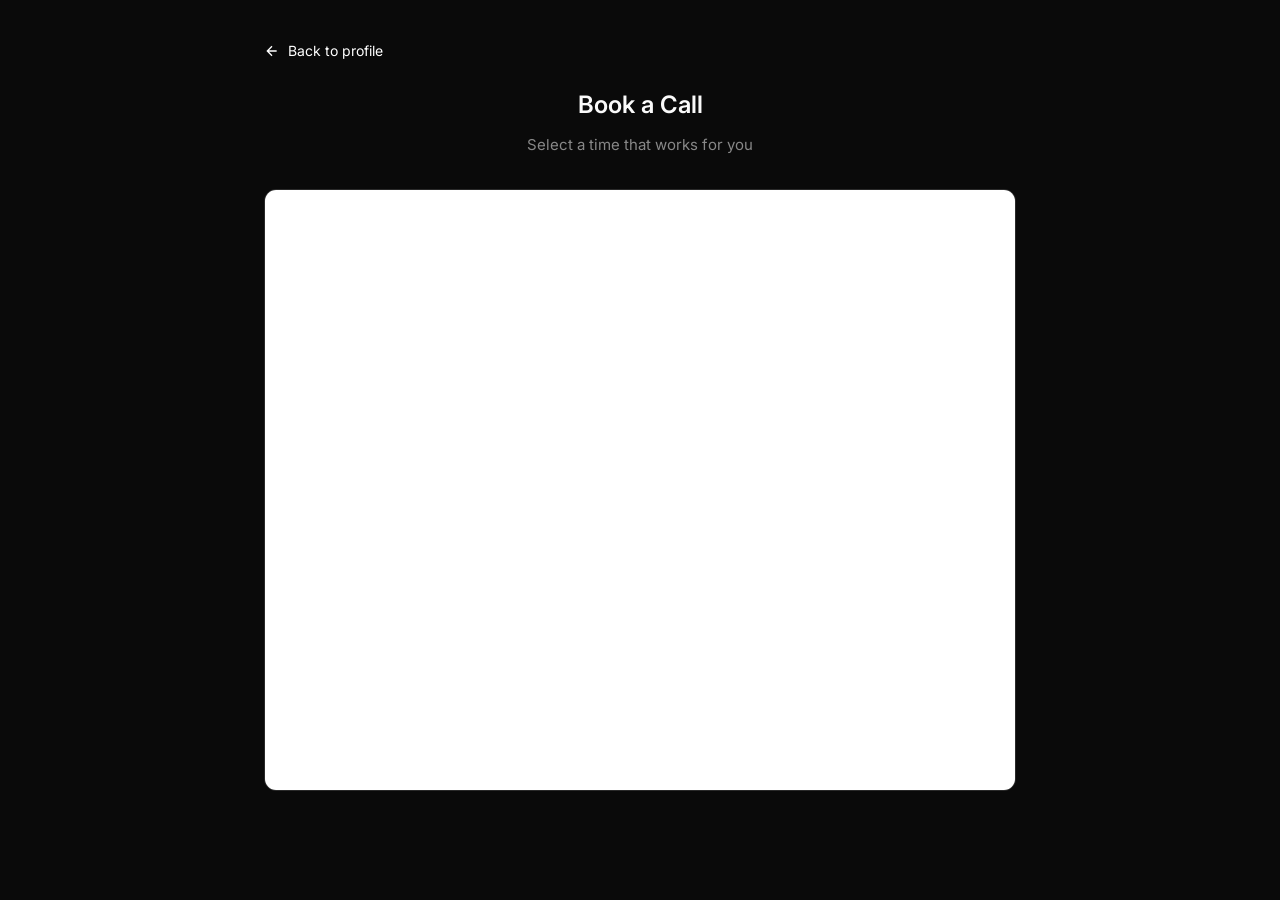
<file: calendar.html>
<!DOCTYPE html>
<html lang="en">
<head>
  <meta charset="UTF-8">
  <meta name="viewport" content="width=device-width, initial-scale=1.0">
  <title>Book a Call — Josh Strohm</title>
  <meta name="description" content="Schedule a call with Josh Strohm.">
  <link rel="preconnect" href="https://fonts.googleapis.com">
  <link rel="preconnect" href="https://fonts.gstatic.com" crossorigin>
  <link href="https://fonts.googleapis.com/css2?family=Inter:wght@400;500;600;700&display=swap" rel="stylesheet">
  <link rel="icon" href="joshstrohm.jpg" type="image/jpeg">
  <meta property="og:image" content="https://theurl.site/joshstrohm.jpg">
  <meta name="twitter:image" content="https://theurl.site/joshstrohm.jpg">

  <style>
    * {
      margin: 0;
      padding: 0;
      box-sizing: border-box;
    }

    :root {
      --bg: #0a0a0a;
      --bg-elevated: #141414;
      --bg-card: #1a1a1a;
      --border: #2a2a2a;
      --border-light: #333333;
      --text: #fafafa;
      --text-secondary: #888888;
      --text-muted: #555555;
      --font: 'Inter', -apple-system, BlinkMacSystemFont, 'Segoe UI', Roboto, sans-serif;
    }

    html {
      scroll-behavior: smooth;
    }

    body {
      font-family: var(--font);
      background: var(--bg);
      color: var(--text);
      line-height: 1.6;
      min-height: 100vh;
      -webkit-font-smoothing: antialiased;
      -moz-osx-font-smoothing: grayscale;
    }

    .calendar-wrapper {
      max-width: 800px;
      margin: 0 auto;
      padding: 40px 24px;
    }

    .calendar-back {
      display: inline-flex;
      align-items: center;
      gap: 8px;
      color: #ffffff;
      text-decoration: none;
      font-size: 0.875rem;
      margin-bottom: 24px;
      transition: color 0.2s ease;
    }

    .calendar-back:hover {
      color: #ffffff;
    }

    .calendar-back svg {
      width: 16px;
      height: 16px;
    }

    .calendar-header {
      text-align: center;
      margin-bottom: 32px;
    }

    .calendar-header h1 {
      font-size: 1.5rem;
      font-weight: 600;
      margin-bottom: 8px;
    }

    .calendar-header p {
      color: var(--text-secondary);
      font-size: 0.9375rem;
    }

    .calendar-embed {
      background: var(--bg-card);
      border: 1px solid var(--border);
      border-radius: 12px;
      overflow: hidden;
    }

    .calendar-embed iframe {
      display: block;
      width: 100%;
      border: none;
      min-height: 600px;
      background: #ffffff;
    }

    @media (max-width: 480px) {
      .calendar-wrapper {
        padding: 24px 16px;
      }
    }
  </style>
</head>
<body>
  <main class="calendar-wrapper">
    <a href="josh-strohm.html" class="calendar-back">
      <svg viewBox="0 0 24 24" fill="none" stroke="currentColor" stroke-width="2">
        <path d="M19 12H5M12 19l-7-7 7-7"/>
      </svg>
      Back to profile
    </a>

    <div class="calendar-header">
      <h1>Book a Call</h1>
      <p>Select a time that works for you</p>
    </div>

    <div class="calendar-embed">
      <iframe src="https://calendar.google.com/calendar/appointments/schedules/AcZssZ2lnFVDVF4oKIzE6ZHDeeyE7cLSIGsE79nUYZPvsPWxz8a6Do7nJDVXq1uwyqJVtig3pMaB3tg7?gv=true" style="border: 0" width="100%" height="600" frameborder="0"></iframe>
    </div>
  </main>
</body>
</html>
</file>
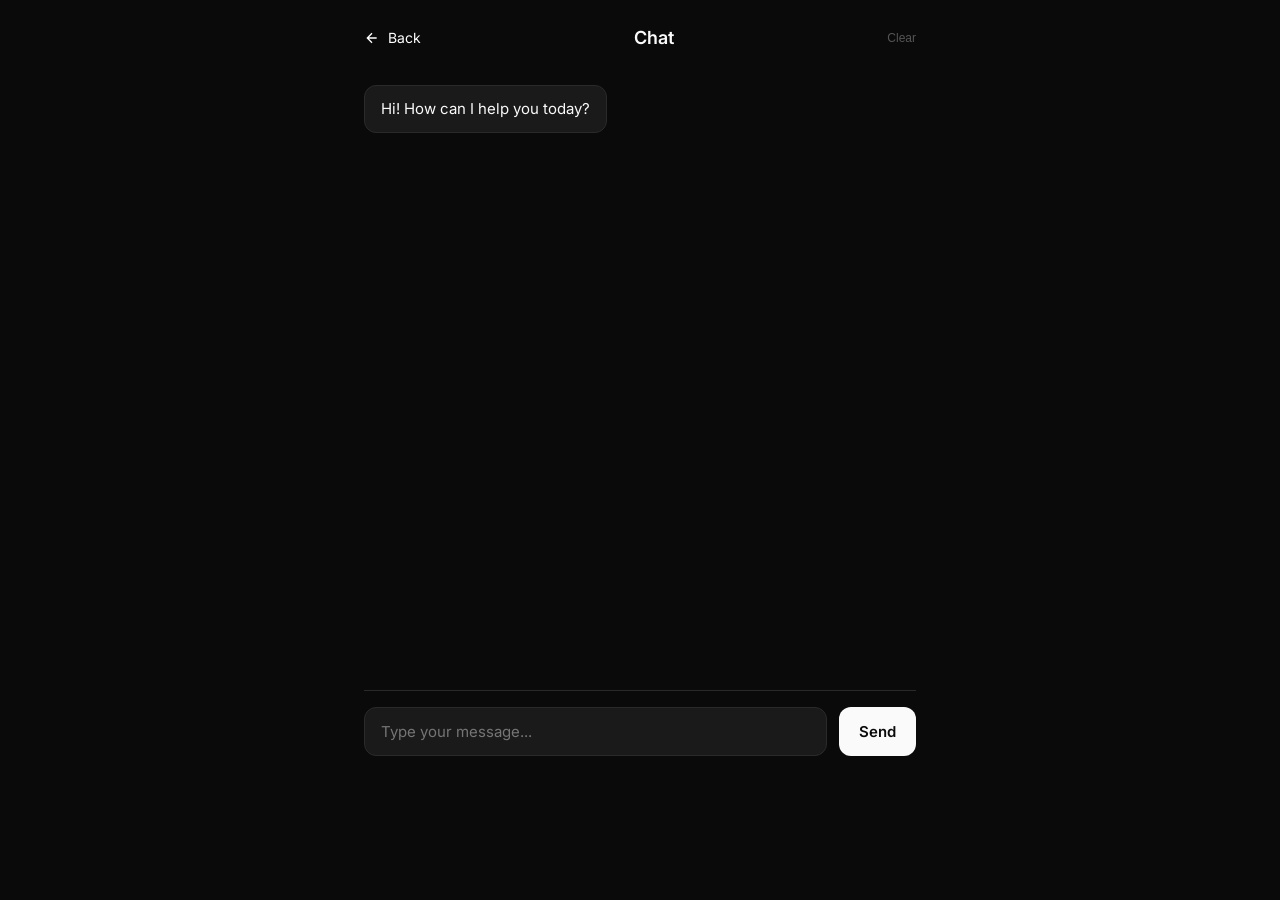
<file: chat.html>
<!DOCTYPE html>
<html lang="en">
<head>
  <meta charset="UTF-8">
  <meta name="viewport" content="width=device-width, initial-scale=1.0">
  <title>Chat — Josh Strohm</title>
  <meta name="description" content="Chat with Josh Strohm's AI assistant.">
  <link rel="preconnect" href="https://fonts.googleapis.com">
  <link rel="preconnect" href="https://fonts.gstatic.com" crossorigin>
  <link href="https://fonts.googleapis.com/css2?family=Inter:wght@400;500;600;700&display=swap" rel="stylesheet">
  <link rel="stylesheet" href="css/styles.css">
  <link rel="icon" href="joshstrohm.jpg" type="image/jpeg">
  <meta property="og:image" content="https://theurl.site/joshstrohm.jpg">
  <meta name="twitter:image" content="https://theurl.site/joshstrohm.jpg">

  <style>
    .chat-wrapper {
      max-width: 600px;
      margin: 0 auto;
      padding: 24px;
      height: calc(100vh - 120px);
      display: flex;
      flex-direction: column;
    }
    .chat-header {
      display: flex;
      align-items: center;
      justify-content: space-between;
      margin-bottom: 16px;
    }
    .chat-back {
      display: inline-flex;
      align-items: center;
      gap: 8px;
      color: #ffffff;
      text-decoration: none;
      font-size: 0.875rem;
      transition: color 0.2s ease;
    }
    .chat-back:hover {
      color: #ffffff;
    }
    .chat-title {
      font-size: 1.125rem;
      font-weight: 600;
    }
    .chat-clear {
      color: var(--text-muted);
      font-size: 0.75rem;
      cursor: pointer;
      background: none;
      border: none;
      transition: color 0.2s ease;
    }
    .chat-clear:hover {
      color: var(--text);
    }
    .chat-messages {
      flex: 1;
      overflow-y: auto;
      display: flex;
      flex-direction: column;
      gap: 16px;
      padding: 16px 0;
    }
    .message {
      max-width: 80%;
      padding: 12px 16px;
      border-radius: 12px;
      font-size: 0.9375rem;
      line-height: 1.5;
    }
    .message.user {
      align-self: flex-end;
      background: var(--text);
      color: var(--bg);
    }
    .message.ai {
      align-self: flex-start;
      background: var(--bg-card);
      border: 1px solid var(--border);
    }
    .message.loading {
      align-self: flex-start;
      background: var(--bg-card);
      border: 1px solid var(--border);
      color: var(--text-muted);
      font-style: italic;
    }
    .chat-input-wrapper {
      display: flex;
      gap: 12px;
      padding-top: 16px;
      border-top: 1px solid var(--border);
    }
    .chat-input {
      flex: 1;
      padding: 14px 16px;
      background: var(--bg-card);
      border: 1px solid var(--border);
      border-radius: 12px;
      color: var(--text);
      font-family: var(--font);
      font-size: 0.9375rem;
      resize: none;
      min-height: 48px;
      max-height: 120px;
    }
    .chat-input:focus {
      outline: none;
      border-color: var(--border-light);
    }
    .chat-submit {
      padding: 14px 20px;
      background: var(--text);
      color: var(--bg);
      border: none;
      border-radius: 12px;
      font-family: var(--font);
      font-size: 0.9375rem;
      font-weight: 600;
      cursor: pointer;
      transition: opacity 0.2s ease;
    }
    .chat-submit:hover {
      opacity: 0.9;
    }
    .chat-submit:disabled {
      opacity: 0.5;
      cursor: not-allowed;
    }
  </style>
</head>
<body>
  <main class="chat-wrapper">
    <div class="chat-header">
      <a href="josh-strohm.html" class="chat-back">
        <svg width="16" height="16" viewBox="0 0 24 24" fill="none" stroke="currentColor" stroke-width="2">
          <path d="M19 12H5M12 19l-7-7 7-7"/>
        </svg>
        Back
      </a>
      <span class="chat-title">Chat</span>
      <button class="chat-clear" id="clearChat">Clear</button>
    </div>

    <div class="chat-messages" id="chatMessages"></div>

    <div class="chat-input-wrapper">
      <textarea class="chat-input" id="chatInput" placeholder="Type your message..." rows="1"></textarea>
      <button class="chat-submit" id="chatSubmit">Send</button>
    </div>
  </main>

  <script>
    const WEBHOOK_URL = 'https://n8n.strohmpartners.com/webhook/600617eb-7e53-4546-83e2-88a3f7af7ac1/chat';
    const STORAGE_KEY = 'chat_history';
    const messagesContainer = document.getElementById('chatMessages');
    const chatInput = document.getElementById('chatInput');
    const chatSubmit = document.getElementById('chatSubmit');
    const clearBtn = document.getElementById('clearChat');

    function loadMessages() {
      const stored = localStorage.getItem(STORAGE_KEY);
      return stored ? JSON.parse(stored) : [];
    }

    function saveMessages(messages) {
      localStorage.setItem(STORAGE_KEY, JSON.stringify(messages));
    }

    function addMessage(content, type) {
      const messages = loadMessages();
      messages.push({ content, type, timestamp: Date.now() });
      saveMessages(messages);
      renderMessages();
    }

    function renderMessages() {
      const messages = loadMessages();
      messagesContainer.innerHTML = '';
      
      messages.forEach(msg => {
        const div = document.createElement('div');
        div.className = `message ${msg.type}`;
        div.textContent = msg.content;
        messagesContainer.appendChild(div);
      });
      
      messagesContainer.scrollTop = messagesContainer.scrollHeight;
    }

    async function sendMessage() {
      const content = chatInput.value.trim();
      if (!content) return;

      chatInput.value = '';
      addMessage(content, 'user');
      chatSubmit.disabled = true;

      const loadingMsg = { content: 'Thinking...', type: 'loading' };
      const messages = loadMessages();
      messages.push(loadingMsg);
      renderMessages();

      try {
        const response = await fetch(WEBHOOK_URL, {
          method: 'POST',
          headers: {
            'Content-Type': 'application/json'
          },
          body: JSON.stringify({ message: content, history: loadMessages().filter(m => m.type !== 'loading') })
        });

        const data = await response.json();
        
        const messagesAfterLoad = loadMessages();
        const loadingIndex = messagesAfterLoad.findIndex(m => m.type === 'loading');
        if (loadingIndex > -1) {
          messagesAfterLoad[loadingIndex] = { content: data.response || 'Got your message!', type: 'ai', timestamp: Date.now() };
          saveMessages(messagesAfterLoad);
        }
      } catch (error) {
        const messagesAfterLoad = loadMessages();
        const loadingIndex = messagesAfterLoad.findIndex(m => m.type === 'loading');
        if (loadingIndex > -1) {
          messagesAfterLoad[loadingIndex] = { content: 'Sorry, something went wrong. Please try again.', type: 'ai', timestamp: Date.now() };
          saveMessages(messagesAfterLoad);
        }
      }

      renderMessages();
      chatSubmit.disabled = false;
      chatInput.focus();
    }

    chatSubmit.addEventListener('click', sendMessage);
    
    chatInput.addEventListener('keypress', (e) => {
      if (e.key === 'Enter' && !e.shiftKey) {
        e.preventDefault();
        sendMessage();
      }
    });

    chatInput.addEventListener('input', function() {
      this.style.height = 'auto';
      this.style.height = Math.min(this.scrollHeight, 120) + 'px';
    });

    clearBtn.addEventListener('click', () => {
      localStorage.removeItem(STORAGE_KEY);
      renderMessages();
    });

    if (loadMessages().length === 0) {
      addMessage('Hi! How can I help you today?', 'ai');
    } else {
      renderMessages();
    }
  </script>
</body>
</html>
</file>
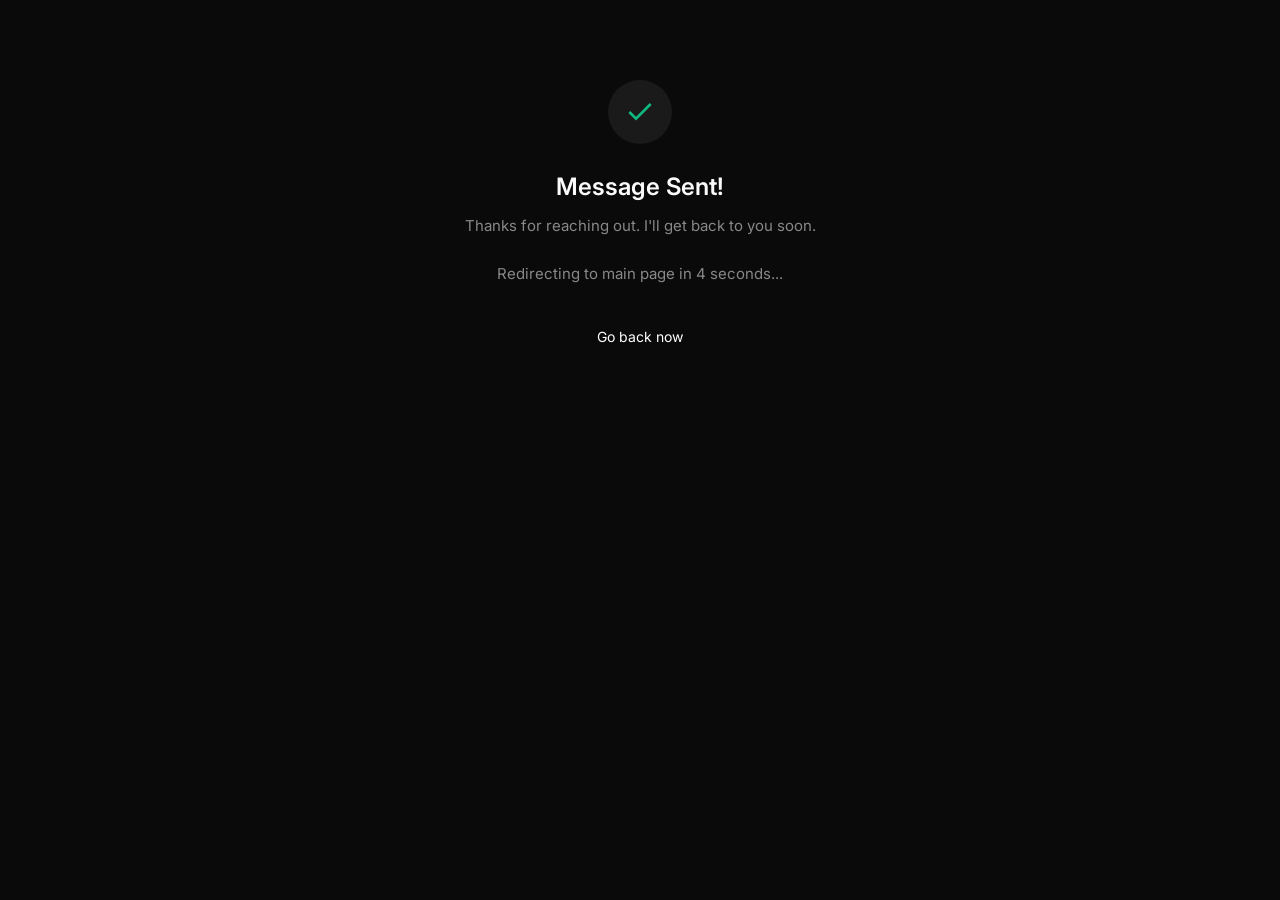
<file: contact-success.html>
<!DOCTYPE html>
<html lang="en">
<head>
  <meta charset="UTF-8">
  <meta name="viewport" content="width=device-width, initial-scale=1.0">
  <title>Message Sent — Josh Strohm</title>
  <meta name="description" content="Message sent successfully.">
  <link rel="preconnect" href="https://fonts.googleapis.com">
  <link rel="preconnect" href="https://fonts.gstatic.com" crossorigin>
  <link href="https://fonts.googleapis.com/css2?family=Inter:wght@400;500;600;700&display=swap" rel="stylesheet">
  <link rel="stylesheet" href="css/styles.css">
  <link rel="icon" href="joshstrohm.jpg" type="image/jpeg">
  <meta property="og:image" content="https://theurl.site/joshstrohm.jpg">
  <meta name="twitter:image" content="https://theurl.site/joshstrohm.jpg">

  <style>
    .success-wrapper {
      max-width: 480px;
      margin: 0 auto;
      padding: 80px 24px;
      text-align: center;
    }
    .success-icon {
      width: 64px;
      height: 64px;
      margin: 0 auto 24px;
      background: var(--bg-card);
      border-radius: 50%;
      display: flex;
      align-items: center;
      justify-content: center;
    }
    .success-icon svg {
      width: 32px;
      height: 32px;
      color: var(--success, #10b981);
    }
    .success-wrapper h1 {
      font-size: 1.5rem;
      font-weight: 600;
      margin-bottom: 8px;
    }
    .success-wrapper p {
      color: var(--text-secondary);
      font-size: 0.9375rem;
      margin-bottom: 24px;
    }
    .success-timer {
      color: var(--text-muted);
      font-size: 0.875rem;
    }
    .success-back {
      display: inline-block;
      margin-top: 16px;
      color: #ffffff;
      text-decoration: none;
      font-size: 0.875rem;
    }
    .success-back:hover {
      color: #ffffff;
    }
  </style>
</head>
<body>
  <main class="success-wrapper">
    <div class="success-icon">
      <svg viewBox="0 0 24 24" fill="none" stroke="currentColor" stroke-width="2">
        <polyline points="20 6 9 17 4 12"/>
      </svg>
    </div>
    <h1>Message Sent!</h1>
    <p>Thanks for reaching out. I'll get back to you soon.</p>
    <p class="success-timer">Redirecting to main page in <span id="countdown">5</span> seconds...</p>
    <a href="josh-strohm.html" class="success-back">Go back now</a>
  </main>

  <script>
    let countdown = 5;
    const countdownEl = document.getElementById('countdown');
    
    const interval = setInterval(() => {
      countdown--;
      countdownEl.textContent = countdown;
      
      if (countdown <= 0) {
        clearInterval(interval);
        window.location.href = 'josh-strohm.html';
      }
    }, 1000);
  </script>
</body>
</html>
</file>
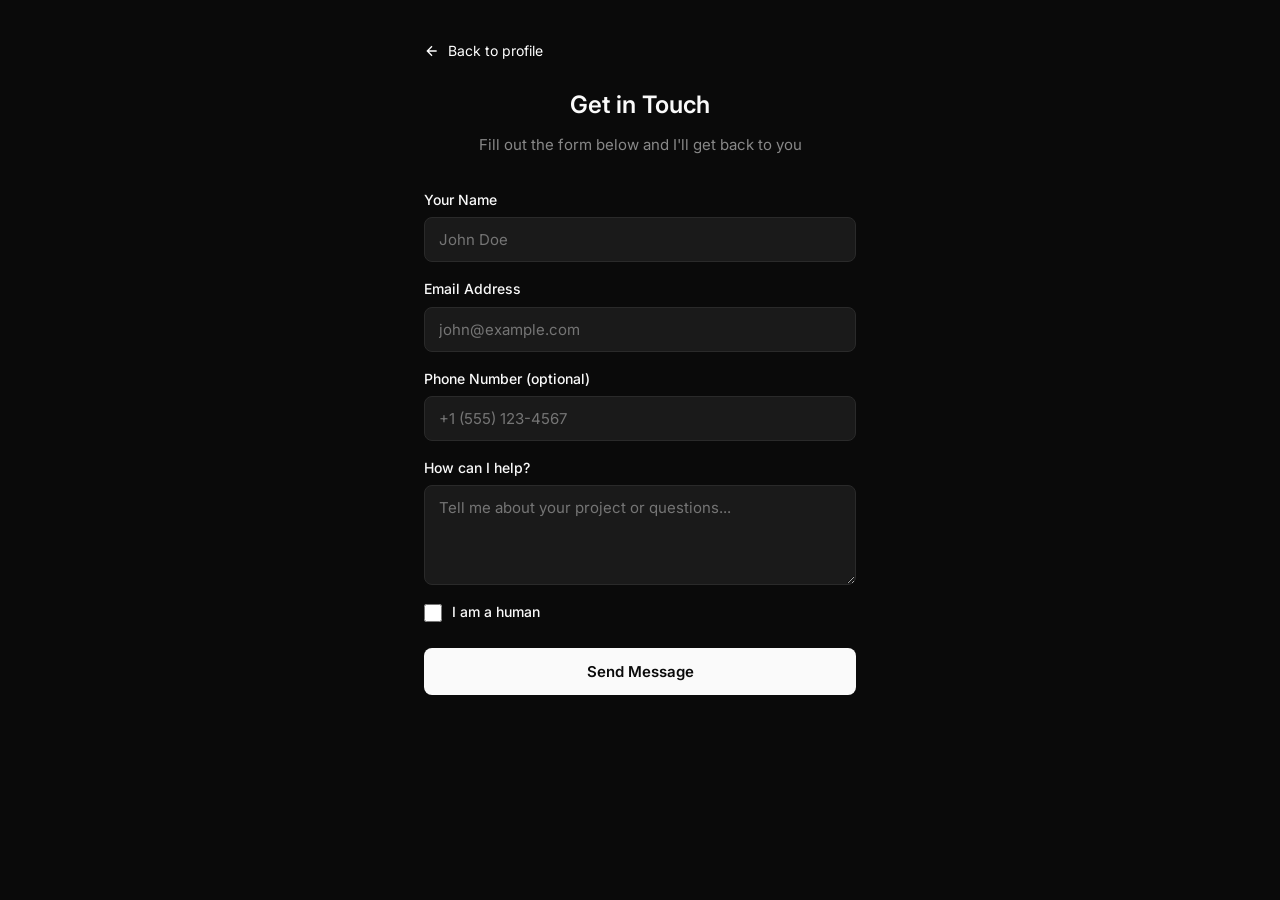
<file: contact.html>
<!DOCTYPE html>
<html lang="en">
<head>
  <meta charset="UTF-8">
  <meta name="viewport" content="width=device-width, initial-scale=1.0">
  <title>Contact — Josh Strohm</title>
  <meta name="description" content="Get in touch with Josh Strohm.">
  <link rel="preconnect" href="https://fonts.googleapis.com">
  <link rel="preconnect" href="https://fonts.gstatic.com" crossorigin>
  <link href="https://fonts.googleapis.com/css2?family=Inter:wght@400;500;600;700&display=swap" rel="stylesheet">
  <link rel="stylesheet" href="css/styles.css">
  <link rel="icon" href="joshstrohm.jpg" type="image/jpeg">
  <meta property="og:image" content="https://theurl.site/joshstrohm.jpg">
  <meta name="twitter:image" content="https://theurl.site/joshstrohm.jpg">

  <style>
    .contact-wrapper {
      max-width: 480px;
      margin: 0 auto;
      padding: 40px 24px;
    }
    .contact-header {
      text-align: center;
      margin-bottom: 32px;
    }
    .contact-header h1 {
      font-size: 1.5rem;
      font-weight: 600;
      margin-bottom: 8px;
    }
    .contact-header p {
      color: var(--text-secondary);
      font-size: 0.9375rem;
    }
    .contact-back {
      display: inline-flex;
      align-items: center;
      gap: 8px;
      color: #ffffff;
      text-decoration: none;
      font-size: 0.875rem;
      margin-bottom: 24px;
      transition: color 0.2s ease;
    }
    .contact-back:hover {
      color: #ffffff;
    }
    .contact-form {
      display: flex;
      flex-direction: column;
      gap: 16px;
    }
    .form-group {
      display: flex;
      flex-direction: column;
      gap: 6px;
    }
    .form-group label {
      font-size: 0.875rem;
      font-weight: 500;
      color: var(--text);
    }
    .form-group input,
    .form-group textarea {
      padding: 12px 14px;
      background: var(--bg-card);
      border: 1px solid var(--border);
      border-radius: 8px;
      color: var(--text);
      font-family: var(--font);
      font-size: 0.9375rem;
      transition: border-color 0.2s ease;
    }
    .form-group input:focus,
    .form-group textarea:focus {
      outline: none;
      border-color: var(--border-light);
    }
    .form-group textarea {
      min-height: 100px;
      resize: vertical;
    }
    .form-submit {
      margin-top: 8px;
      padding: 14px 24px;
      background: var(--text);
      color: var(--bg);
      border: none;
      border-radius: 8px;
      font-family: var(--font);
      font-size: 0.9375rem;
      font-weight: 600;
      cursor: pointer;
      transition: opacity 0.2s ease;
    }
    .form-submit:hover {
      opacity: 0.9;
    }
    .checkbox-label {
      display: flex;
      align-items: center;
      gap: 10px;
      cursor: pointer;
      font-size: 0.875rem;
      color: var(--text);
    }
    .checkbox-label input[type="checkbox"] {
      width: 18px;
      height: 18px;
      accent-color: var(--text);
      cursor: pointer;
    }
  </style>
</head>
<body>
  <main class="contact-wrapper">
    <a href="josh-strohm.html" class="contact-back">
      <svg width="16" height="16" viewBox="0 0 24 24" fill="none" stroke="currentColor" stroke-width="2">
        <path d="M19 12H5M12 19l-7-7 7-7"/>
      </svg>
      Back to profile
    </a>

    <div class="contact-header">
      <h1>Get in Touch</h1>
      <p>Fill out the form below and I'll get back to you</p>
    </div>

    <form class="contact-form" id="contactForm">
      <div class="form-group">
        <label for="name">Your Name</label>
        <input type="text" id="name" name="name" required placeholder="John Doe">
      </div>

      <div class="form-group">
        <label for="email">Email Address</label>
        <input type="email" id="email" name="email" required placeholder="john@example.com">
      </div>

      <div class="form-group">
        <label for="phone">Phone Number (optional)</label>
        <input type="tel" id="phone" name="phone" placeholder="+1 (555) 123-4567">
      </div>

      <div class="form-group">
        <label for="message">How can I help?</label>
        <textarea id="message" name="message" required placeholder="Tell me about your project or questions..."></textarea>
      </div>

      <div class="form-group">
        <label class="checkbox-label">
          <input type="checkbox" id="humanCheck" required>
          <span>I am a human</span>
        </label>
      </div>

      <button type="submit" class="form-submit">Send Message</button>
    </form>
  </main>

  <script>
    document.getElementById('contactForm').addEventListener('submit', async function(e) {
      e.preventDefault();
      
      const formData = new FormData(this);
      const data = Object.fromEntries(formData.entries());
      const submitBtn = this.querySelector('.form-submit');
      submitBtn.textContent = 'Sending...';
      submitBtn.disabled = true;
      
      try {
        const response = await fetch('https://n8n.strohmpartners.com/webhook/32999750-7113-4bad-a029-598167b0b831', {
          method: 'POST',
          headers: {
            'Content-Type': 'application/json'
          },
          body: JSON.stringify(data)
        });
        
        if (response.ok) {
          window.location.href = 'contact-success.html';
        } else {
          throw new Error('Form submission failed');
        }
      } catch (error) {
        console.error('Error:', error);
        submitBtn.textContent = 'Send Message';
        submitBtn.disabled = false;
        alert('Something went wrong. Please try again or email hi@joshstrohm.com directly.');
      }
    });
  </script>
</body>
</html>
</file>
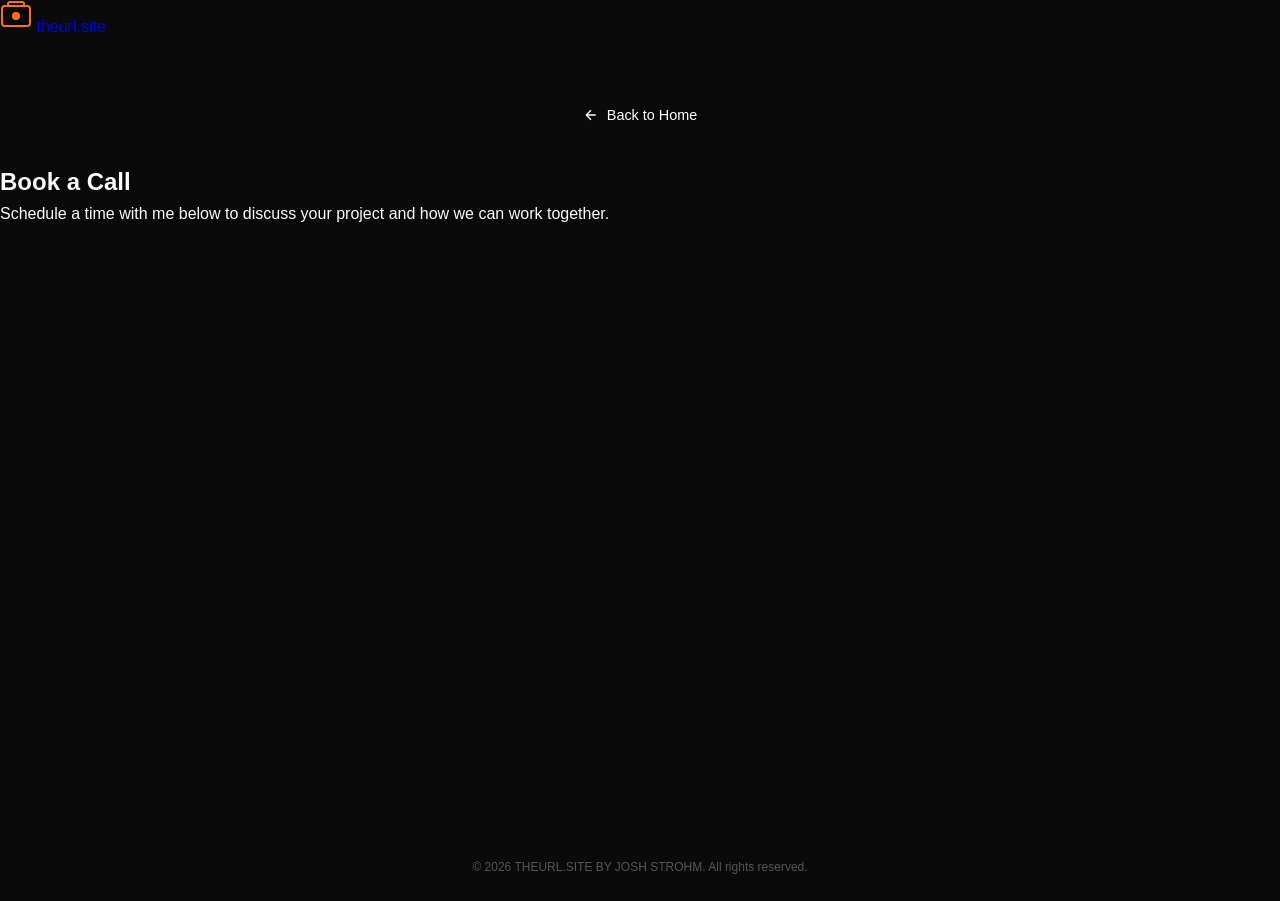
<file: schedule.html>
<!DOCTYPE html>
<html lang="en">
<head>
  <meta charset="UTF-8">
  <meta name="viewport" content="width=device-width, initial-scale=1.0">
  <title>Scheduling Help - THEURL.SITE BY JOSH STROHM</title>
  <link rel="preconnect" href="https://fonts.googleapis.com">
  <link rel="preconnect" href="https://fonts.gstatic.com" crossorigin>
  <link href="https://fonts.googleapis.com/css2?family=DM+Sans:wght@400;500;600;700&family=JetBrains+Mono:wght@400;500&family=Outfit:wght@400;500;600;700;800&display=swap" rel="stylesheet">
  <link rel="stylesheet" href="css/styles.css">
</head>
<body>
  <div class="app">
    <div class="background-effects">
      <div class="gradient-orb orb-1"></div>
      <div class="gradient-orb orb-2"></div>
      <div class="gradient-orb orb-3"></div>
    </div>

    <header class="header">
      <a href="index.html" class="logo" style="text-decoration: none;">
        <svg width="32" height="32" viewBox="0 0 32 32" fill="none">
          <rect x="2" y="6" width="28" height="20" rx="3" stroke="url(#logoGrad)" stroke-width="2"/>
          <path d="M8 6V4C8 2.89543 8.89543 2 10 2H22C23.1046 2 24 2.89543 24 4V6" stroke="url(#logoGrad)" stroke-width="2"/>
          <circle cx="16" cy="16" r="4" fill="url(#logoGrad)"/>
          <defs>
            <linearGradient id="logoGrad" x1="2" y1="2" x2="30" y2="30">
              <stop stop-color="#f97316"/>
              <stop offset="1" stop-color="#22d3ee"/>
            </linearGradient>
          </defs>
        </svg>
        <span>theurl.site</span>
      </a>
    </header>

    <main class="main-content">
      <section class="booking-section" style="margin-top: 4rem;">
        <div style="text-align: center; margin-bottom: 2rem;">
          <a href="index.html" style="color: #ffffff; text-decoration: none; font-size: 0.9rem; display: inline-flex; align-items: center; gap: 0.5rem; transition: color 0.2s;" onmouseover="this.style.color='#ffffff'" onmouseout="this.style.color='#ffffff'">
            <svg width="16" height="16" viewBox="0 0 24 24" fill="none" stroke="currentColor" stroke-width="2"><path d="M19 12H5M12 19l-7-7 7-7"/></svg>
            Back to Home
          </a>
        </div>
        <h2 class="booking-title">Book a Call</h2>
        <p class="booking-subtitle">Schedule a time with me below to discuss your project and how we can work together.</p>
        <div class="booking-embed">
          <!-- Google Calendar Appointment Scheduling begin -->
          <iframe src="https://calendar.google.com/calendar/appointments/schedules/AcZssZ25F2oblKxh3C1mJNDUoiugL0QZQITgGdVZawhkNuqHdrIYiD0a0euuHv_cS0izBqcQXQlpFgqS?gv=true" style="border: 0" width="100%" height="600" frameborder="0"></iframe>
          <!-- end Google Calendar Appointment Scheduling -->
        </div>
      </section>
    </main>

    <footer class="footer">
      <p>&copy; 2026 THEURL.SITE BY JOSH STROHM. All rights reserved.</p>
    </footer>
  </div>
</body>
</html>
</file>
<file: css/styles.css>
* {
  margin: 0;
  padding: 0;
  box-sizing: border-box;
}

:root {
  --bg: #0a0a0a;
  --bg-elevated: #141414;
  --bg-card: #1a1a1a;
  --border: #2a2a2a;
  --border-light: #333333;
  --text: #fafafa;
  --text-secondary: #888888;
  --text-muted: #555555;
  --accent: #ffffff;
  --accent-hover: #e5e5e5;
  --font: 'Inter', -apple-system, BlinkMacSystemFont, 'Segoe UI', Roboto, sans-serif;
}

html {
  scroll-behavior: smooth;
}

body {
  font-family: var(--font);
  background: var(--bg);
  color: var(--text);
  line-height: 1.6;
  min-height: 100vh;
  -webkit-font-smoothing: antialiased;
  -moz-osx-font-smoothing: grayscale;
}

.container {
  max-width: 640px;
  margin: 0 auto;
  padding: 80px 24px;
}

@keyframes fadeIn {
  from {
    opacity: 0;
    transform: translateY(20px);
  }
  to {
    opacity: 1;
    transform: translateY(0);
  }
}

@keyframes fadeInUp {
  from {
    opacity: 0;
    transform: translateY(10px);
  }
  to {
    opacity: 1;
    transform: translateY(0);
  }
}

.hero {
  text-align: center;
  margin-bottom: 64px;
  animation: fadeIn 0.6s ease-out;
}

.hero-avatar {
  width: 96px;
  height: 96px;
  margin: 0 auto 24px;
  border-radius: 50%;
  overflow: hidden;
  background: var(--bg-elevated);
  border: 1px solid var(--border);
}

.avatar-img {
  width: 100%;
  height: 100%;
  object-fit: cover;
}

.hero-name {
  font-size: 1.75rem;
  font-weight: 600;
  letter-spacing: -0.02em;
  margin-bottom: 8px;
}

.hero-tagline {
  font-size: 1.125rem;
  font-weight: 400;
  color: var(--text-secondary);
  margin-bottom: 16px;
}

.hero-bio {
  font-size: 0.9375rem;
  color: var(--text-muted);
  max-width: 400px;
  margin: 0 auto;
  line-height: 1.5;
}

.brands {
  margin-bottom: 48px;
}

.brands-title {
  font-size: 0.75rem;
  font-weight: 500;
  color: var(--text-muted);
  text-transform: uppercase;
  letter-spacing: 0.1em;
  margin-bottom: 16px;
  text-align: center;
}

.brand-cards {
  display: flex;
  flex-direction: column;
  gap: 12px;
}

.brand-card {
  position: relative;
  display: block;
  background: var(--bg-card);
  border: 1px solid var(--border);
  border-radius: 12px;
  padding: 20px;
  text-decoration: none;
  color: inherit;
  transition: all 0.2s ease;
}

.brand-card .card-link {
  text-decoration: none;
  color: inherit;
  display: block;
}

.brand-visit {
  display: inline-flex;
  align-items: center;
  gap: 4px;
  font-size: 0.8125rem;
  font-weight: 500;
  color: var(--text);
  text-decoration: none;
  position: absolute;
  right: 20px;
  bottom: 20px;
  z-index: 1;
}

.brand-visit:hover {
  text-decoration: underline;
  text-underline-offset: 2px;
}

.brand-card:hover {
  border-color: var(--border-light);
  transform: translateY(-1px);
}

.brand-card:nth-child(1) {
  animation: fadeInUp 0.5s ease-out 0.1s both;
}

.brand-card:nth-child(2) {
  animation: fadeInUp 0.5s ease-out 0.2s both;
}

.brand-card:nth-child(3) {
  animation: fadeInUp 0.5s ease-out 0.3s both;
}

.brand-content {
  display: flex;
  flex-direction: column;
  gap: 8px;
}

.brand-name {
  font-size: 1rem;
  font-weight: 600;
}

.brand-desc {
  font-size: 0.875rem;
  color: var(--text-secondary);
  line-height: 1.5;
}

.brand-logo {
  width: 48px;
  height: 48px;
  border-radius: 8px;
  object-fit: contain;
  margin-bottom: 8px;
}

.brand-btn {
  display: inline-block;
  font-size: 0.8125rem;
  font-weight: 500;
  color: var(--text);
  margin-top: 4px;
  text-decoration: none;
}

.brand-btn:hover {
  text-decoration: underline;
  text-underline-offset: 2px;
}

.brand-name a {
  color: inherit;
  text-decoration: none;
}

.brand-name a:hover {
  text-decoration: underline;
  text-underline-offset: 2px;
}

.quick-links {
  margin-bottom: 48px;
}

.quick-links .links-grid {
  display: grid;
  grid-template-columns: repeat(2, 1fr);
  gap: 8px;
}

.link-item {
  display: flex;
  align-items: center;
  gap: 10px;
  background: var(--bg-elevated);
  border: 1px solid var(--border);
  border-radius: 8px;
  padding: 12px 14px;
  text-decoration: none;
  color: var(--text);
  font-size: 0.875rem;
  font-weight: 500;
  transition: all 0.2s ease;
}

.link-item:hover {
  border-color: var(--border-light);
  background: var(--bg-card);
}

.link-item svg {
  width: 18px;
  height: 18px;
  color: var(--text-secondary);
  flex-shrink: 0;
}

.back-link {
  display: inline-flex;
  align-items: center;
  gap: 6px;
  font-size: 0.875rem;
  color: #ffffff;
  text-decoration: none;
  margin-bottom: 32px;
  transition: color 0.2s ease;
}

.back-link:hover {
  color: #ffffff;
}

.footer {
  text-align: center;
  padding: 24px 0;
}

.email-link {
  text-align: center;
  margin-bottom: 12px;
}

.email-link a {
  color: var(--text-secondary);
  text-decoration: none;
  font-size: 0.875rem;
  transition: color 0.2s ease;
}

.email-link a:hover {
  color: var(--text);
  text-decoration: underline;
}

.footer p {
  font-size: 0.75rem;
  color: var(--text-muted);
}

@media (max-width: 480px) {
  .container {
    padding: 48px 16px;
  }

  .hero-name {
    font-size: 1.5rem;
  }

  .hero-tagline {
    font-size: 1rem;
  }

  .quick-links .links-grid {
    grid-template-columns: 1fr;
  }

  .brand-cards {
    gap: 8px;
  }
}
</file>
<file: css/admin.css>
:root {
  --bg-deep: #0a0a0f;
  --bg-surface: #14141f;
  --bg-elevated: #1e1e2e;
  --primary: #f97316;
  --primary-glow: #fb923c;
  --secondary: #22d3ee;
  --text-primary: #f8fafc;
  --text-secondary: #94a3b8;
  --border: #2e2e3e;
  --success: #10b981;
  --warning: #f59e0b;
  --danger: #ef4444;
  --font-heading: 'Outfit', sans-serif;
  --font-body: 'DM Sans', sans-serif;
  --font-mono: 'JetBrains Mono', monospace;
}

.admin-app {
  min-height: 100vh;
  background: var(--bg-deep);
}

.login-screen {
  min-height: 100vh;
  display: flex;
  align-items: center;
  justify-content: center;
  padding: 24px;
  position: relative;
}

.login-screen::before {
  content: '';
  position: absolute;
  width: 500px;
  height: 500px;
  background: radial-gradient(circle, var(--primary) 0%, transparent 70%);
  top: 50%;
  left: 50%;
  transform: translate(-50%, -50%);
  filter: blur(100px);
  opacity: 0.3;
}

.login-card {
  background: var(--bg-surface);
  border: 1px solid var(--border);
  border-radius: 24px;
  padding: 48px;
  width: 100%;
  max-width: 400px;
  position: relative;
  z-index: 1;
  animation: fadeInUp 0.5s ease-out;
}

@keyframes fadeInUp {
  from {
    opacity: 0;
    transform: translateY(30px);
  }
  to {
    opacity: 1;
    transform: translateY(0);
  }
}

.login-logo {
  text-align: center;
  margin-bottom: 24px;
}

.login-title {
  font-family: var(--font-heading);
  font-size: 1.75rem;
  font-weight: 700;
  text-align: center;
  margin-bottom: 8px;
}

.login-subtitle {
  color: var(--text-secondary);
  text-align: center;
  margin-bottom: 32px;
  font-size: 0.875rem;
}

.login-form {
  display: flex;
  flex-direction: column;
  gap: 20px;
}

.form-group {
  display: flex;
  flex-direction: column;
  gap: 8px;
}

.form-group label {
  font-size: 0.875rem;
  font-weight: 500;
  color: var(--text-secondary);
}

.form-group input,
.form-group select {
  background: var(--bg-elevated);
  border: 1px solid var(--border);
  border-radius: 10px;
  padding: 14px 16px;
  font-size: 1rem;
  color: var(--text-primary);
  font-family: var(--font-body);
  transition: all 0.2s ease;
}

.form-group input:focus,
.form-group select:focus {
  outline: none;
  border-color: var(--primary);
  box-shadow: 0 0 0 3px rgba(99, 102, 241, 0.15);
}

.form-group input::placeholder {
  color: var(--text-secondary);
  opacity: 0.6;
}

.login-error {
  background: rgba(239, 68, 68, 0.1);
  border: 1px solid var(--danger);
  border-radius: 8px;
  padding: 12px;
  color: var(--danger);
  font-size: 0.875rem;
  text-align: center;
}

.login-btn {
  background: linear-gradient(135deg, var(--primary), var(--primary-glow));
  border: none;
  border-radius: 10px;
  padding: 14px 24px;
  font-size: 1rem;
  font-weight: 600;
  color: white;
  cursor: pointer;
  display: flex;
  align-items: center;
  justify-content: center;
  gap: 8px;
  transition: all 0.3s ease;
  margin-top: 8px;
}

.login-btn:hover {
  transform: translateY(-2px);
  box-shadow: 0 8px 20px rgba(99, 102, 241, 0.3);
}

.login-btn:active {
  transform: translateY(0);
}

.dashboard {
  display: flex;
  min-height: 100vh;
}

.sidebar {
  width: 260px;
  background: var(--bg-surface);
  border-right: 1px solid var(--border);
  display: flex;
  flex-direction: column;
  position: fixed;
  height: 100vh;
  z-index: 50;
}

.sidebar-header {
  display: flex;
  align-items: center;
  gap: 12px;
  padding: 24px 20px;
  font-family: var(--font-heading);
  font-size: 1.25rem;
  font-weight: 700;
  background: linear-gradient(135deg, var(--primary), var(--secondary));
  -webkit-background-clip: text;
  -webkit-text-fill-color: transparent;
  background-clip: text;
}

.sidebar-nav {
  flex: 1;
  padding: 16px 12px;
  display: flex;
  flex-direction: column;
}

.nav-item {
  display: flex;
  align-items: center;
  gap: 12px;
  padding: 12px 16px;
  color: var(--text-secondary);
  text-decoration: none;
  border-radius: 10px;
  font-size: 0.9375rem;
  font-weight: 500;
  cursor: pointer;
  background: none;
  border: none;
  width: 100%;
  transition: all 0.2s ease;
}

.nav-item:hover {
  color: var(--text-primary);
  background: var(--bg-elevated);
}

.nav-item.active {
  color: var(--text-primary);
  background: rgba(99, 102, 241, 0.15);
}

.nav-divider {
  height: 1px;
  background: var(--border);
  margin: 12px 0;
}

.sidebar-footer {
  padding: 16px 12px;
  border-top: 1px solid var(--border);
}

.logout-btn {
  display: flex;
  align-items: center;
  gap: 12px;
  padding: 12px 16px;
  color: var(--text-secondary);
  background: none;
  border: none;
  border-radius: 10px;
  font-size: 0.9375rem;
  font-weight: 500;
  cursor: pointer;
  width: 100%;
  transition: all 0.2s ease;
}

.logout-btn:hover {
  color: var(--danger);
  background: rgba(239, 68, 68, 0.1);
}

.main-panel {
  flex: 1;
  margin-left: 260px;
  padding: 32px;
}

.panel-header {
  display: flex;
  justify-content: space-between;
  align-items: center;
  margin-bottom: 32px;
}

.panel-header h1 {
  font-family: var(--font-heading);
  font-size: 1.75rem;
  font-weight: 700;
}

.add-folder-btn {
  display: flex;
  align-items: center;
  gap: 8px;
  background: linear-gradient(135deg, var(--primary), var(--primary-glow));
  border: none;
  border-radius: 10px;
  padding: 12px 20px;
  color: white;
  font-size: 0.9375rem;
  font-weight: 600;
  cursor: pointer;
  transition: all 0.3s ease;
}

.add-folder-btn:hover {
  transform: translateY(-2px);
  box-shadow: 0 8px 20px rgba(99, 102, 241, 0.3);
}

.folders-list {
  display: flex;
  flex-direction: column;
  gap: 12px;
}

.folder-row {
  display: flex;
  align-items: center;
  background: var(--bg-surface);
  border: 1px solid var(--border);
  border-radius: 12px;
  padding: 16px 20px;
  transition: all 0.2s ease;
}

.folder-row:hover {
  border-color: var(--primary);
  background: var(--bg-elevated);
}

.folder-row-icon {
  width: 44px;
  height: 44px;
  background: linear-gradient(135deg, var(--primary), var(--secondary));
  border-radius: 10px;
  display: flex;
  align-items: center;
  justify-content: center;
  margin-right: 16px;
  flex-shrink: 0;
}

.folder-row-icon svg {
  width: 22px;
  height: 22px;
  color: white;
}

.folder-row-info {
  flex: 1;
  min-width: 0;
}

.folder-row-name {
  font-weight: 600;
  font-size: 1rem;
  margin-bottom: 2px;
}

.folder-row-count {
  font-size: 0.8125rem;
  color: var(--text-secondary);
}

.folder-row-actions {
  display: flex;
  gap: 8px;
}

.action-btn {
  width: 36px;
  height: 36px;
  display: flex;
  align-items: center;
  justify-content: center;
  background: var(--bg-elevated);
  border: 1px solid var(--border);
  border-radius: 8px;
  color: var(--text-secondary);
  cursor: pointer;
  transition: all 0.2s ease;
}

.action-btn:hover {
  color: var(--text-primary);
  border-color: var(--primary);
}

.action-btn.delete:hover {
  color: var(--danger);
  border-color: var(--danger);
  background: rgba(239, 68, 68, 0.1);
}

.links-header {
  display: flex;
  justify-content: space-between;
  align-items: center;
  margin-bottom: 20px;
}

.links-header h3 {
  font-family: var(--font-heading);
  font-size: 1.125rem;
  font-weight: 600;
}

.add-link-btn {
  display: flex;
  align-items: center;
  gap: 6px;
  background: var(--primary);
  border: none;
  border-radius: 8px;
  padding: 8px 14px;
  color: white;
  font-size: 0.8125rem;
  font-weight: 600;
  cursor: pointer;
  transition: all 0.2s ease;
}

.add-link-btn:hover {
  background: var(--primary-glow);
}

.links-list {
  display: flex;
  flex-direction: column;
  gap: 8px;
}

.link-row {
  display: flex;
  align-items: center;
  background: var(--bg-elevated);
  border: 1px solid var(--border);
  border-radius: 10px;
  padding: 12px 16px;
  transition: all 0.2s ease;
}

.link-row:hover {
  border-color: var(--primary);
}

.link-row-icon {
  width: 36px;
  height: 36px;
  background: linear-gradient(135deg, var(--primary), var(--secondary));
  border-radius: 6px;
  display: flex;
  align-items: center;
  justify-content: center;
  margin-right: 12px;
  flex-shrink: 0;
}

.link-row-icon svg {
  width: 18px;
  height: 18px;
  color: white;
}

.link-row-info {
  flex: 1;
  min-width: 0;
}

.link-row-title {
  font-family: var(--font-mono);
  font-size: 0.875rem;
  font-weight: 500;
}

.link-row-url {
  font-size: 0.75rem;
  color: var(--text-secondary);
  white-space: nowrap;
  overflow: hidden;
  text-overflow: ellipsis;
}

.link-row-actions {
  display: flex;
  gap: 6px;
}

.link-row .action-btn {
  width: 32px;
  height: 32px;
}

.empty-links {
  text-align: center;
  padding: 40px;
  color: var(--text-secondary);
}

.form-modal {
  max-width: 450px;
}

.form-modal .modal-header h2 {
  font-family: var(--font-heading);
  font-size: 1.25rem;
  font-weight: 600;
}

.folder-form,
.link-form {
  display: flex;
  flex-direction: column;
  gap: 20px;
}

.form-actions {
  display: flex;
  gap: 12px;
  justify-content: flex-end;
  margin-top: 8px;
}

.btn-primary,
.btn-secondary,
.btn-danger {
  padding: 12px 20px;
  border-radius: 8px;
  font-size: 0.9375rem;
  font-weight: 600;
  cursor: pointer;
  transition: all 0.2s ease;
}

.btn-primary {
  background: linear-gradient(135deg, var(--primary), var(--primary-glow));
  border: none;
  color: white;
}

.btn-primary:hover {
  box-shadow: 0 4px 15px rgba(99, 102, 241, 0.3);
}

.btn-secondary {
  background: var(--bg-elevated);
  border: 1px solid var(--border);
  color: var(--text-primary);
}

.btn-secondary:hover {
  border-color: var(--text-secondary);
}

.btn-danger {
  background: var(--danger);
  border: none;
  color: white;
}

.btn-danger:hover {
  background: #dc2626;
  box-shadow: 0 4px 15px rgba(239, 68, 68, 0.3);
}

.delete-modal {
  max-width: 400px;
  text-align: center;
}

.delete-icon {
  width: 80px;
  height: 80px;
  background: rgba(239, 68, 68, 0.1);
  border-radius: 50%;
  display: flex;
  align-items: center;
  justify-content: center;
  margin: 0 auto 20px;
  color: var(--danger);
}

.delete-modal h2 {
  font-family: var(--font-heading);
  font-size: 1.25rem;
  font-weight: 600;
  margin-bottom: 8px;
}

.delete-modal p {
  color: var(--text-secondary);
  margin-bottom: 24px;
  font-size: 0.9375rem;
}

.delete-actions {
  display: flex;
  gap: 12px;
  justify-content: center;
}

@media (max-width: 768px) {
  .sidebar {
    transform: translateX(-100%);
  }
  
  .main-panel {
    margin-left: 0;
  }
  
  .login-card {
    padding: 32px 24px;
  }
}
</file>
